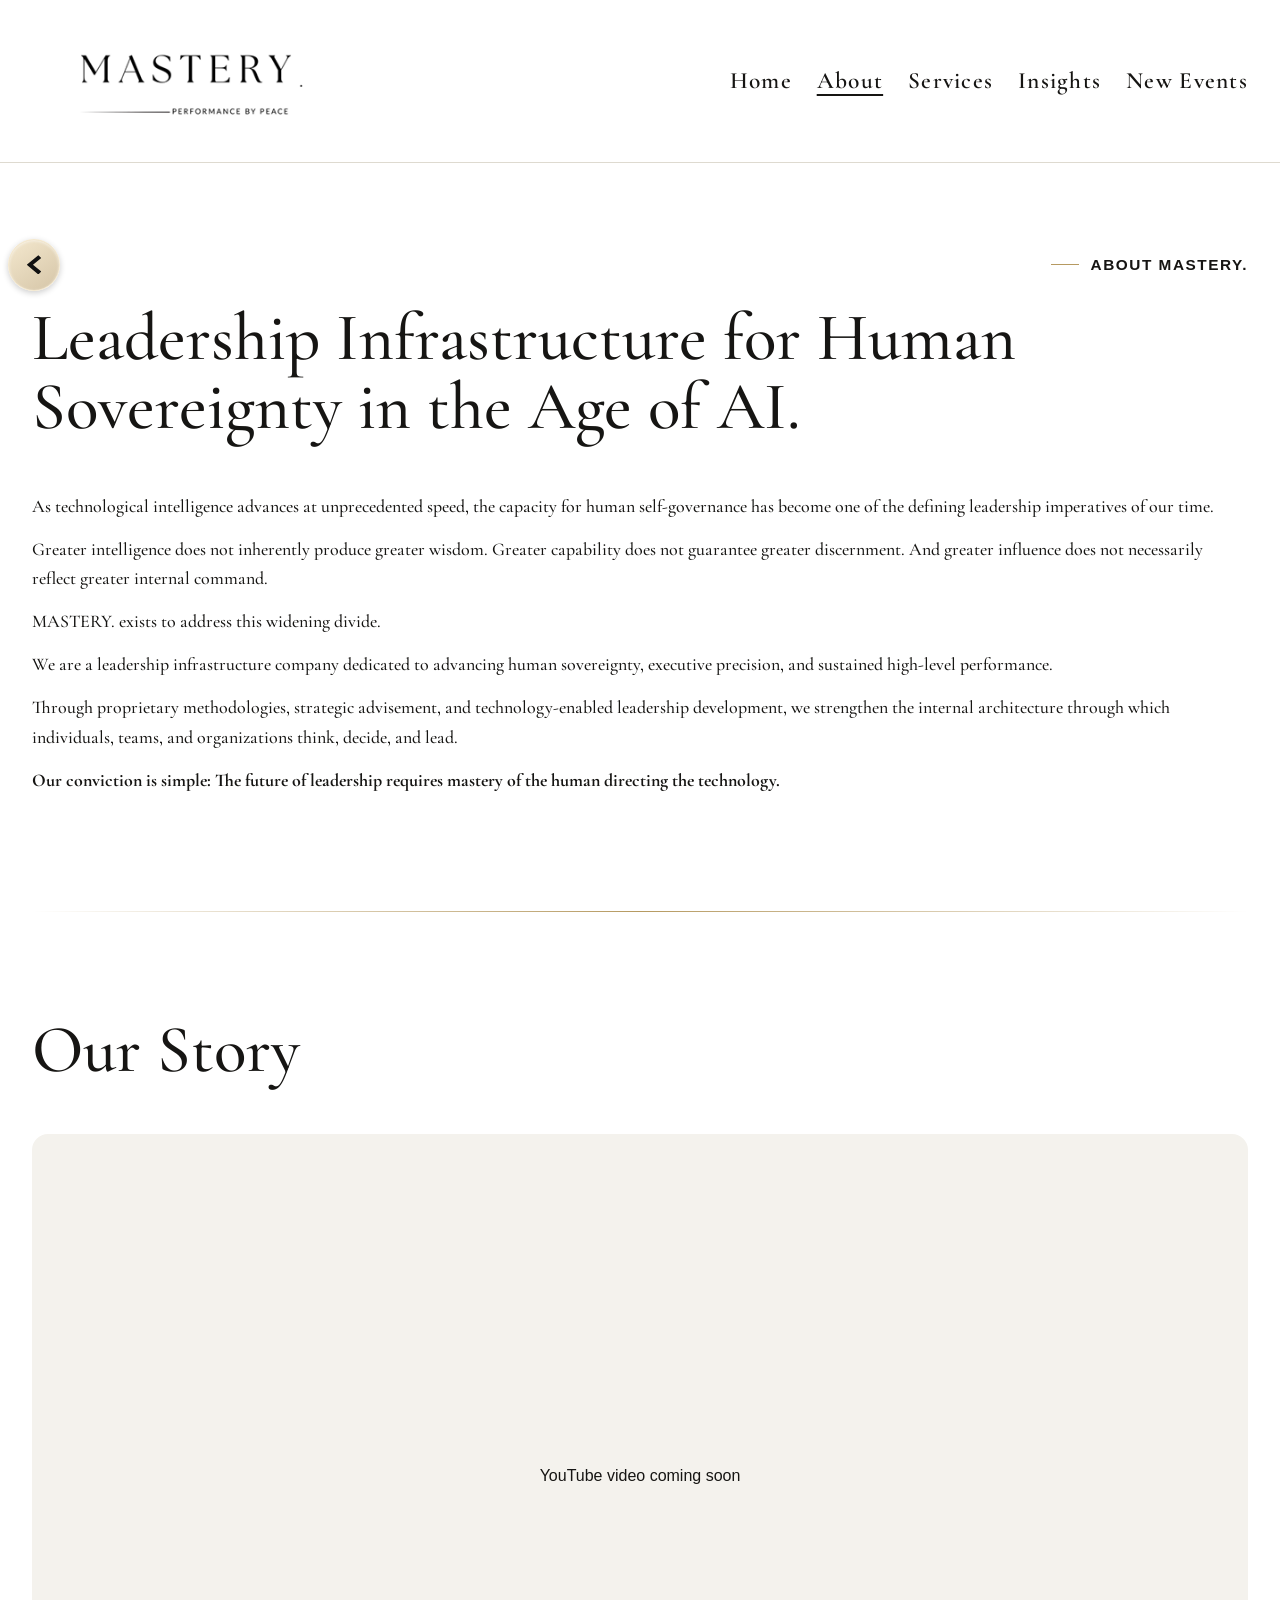
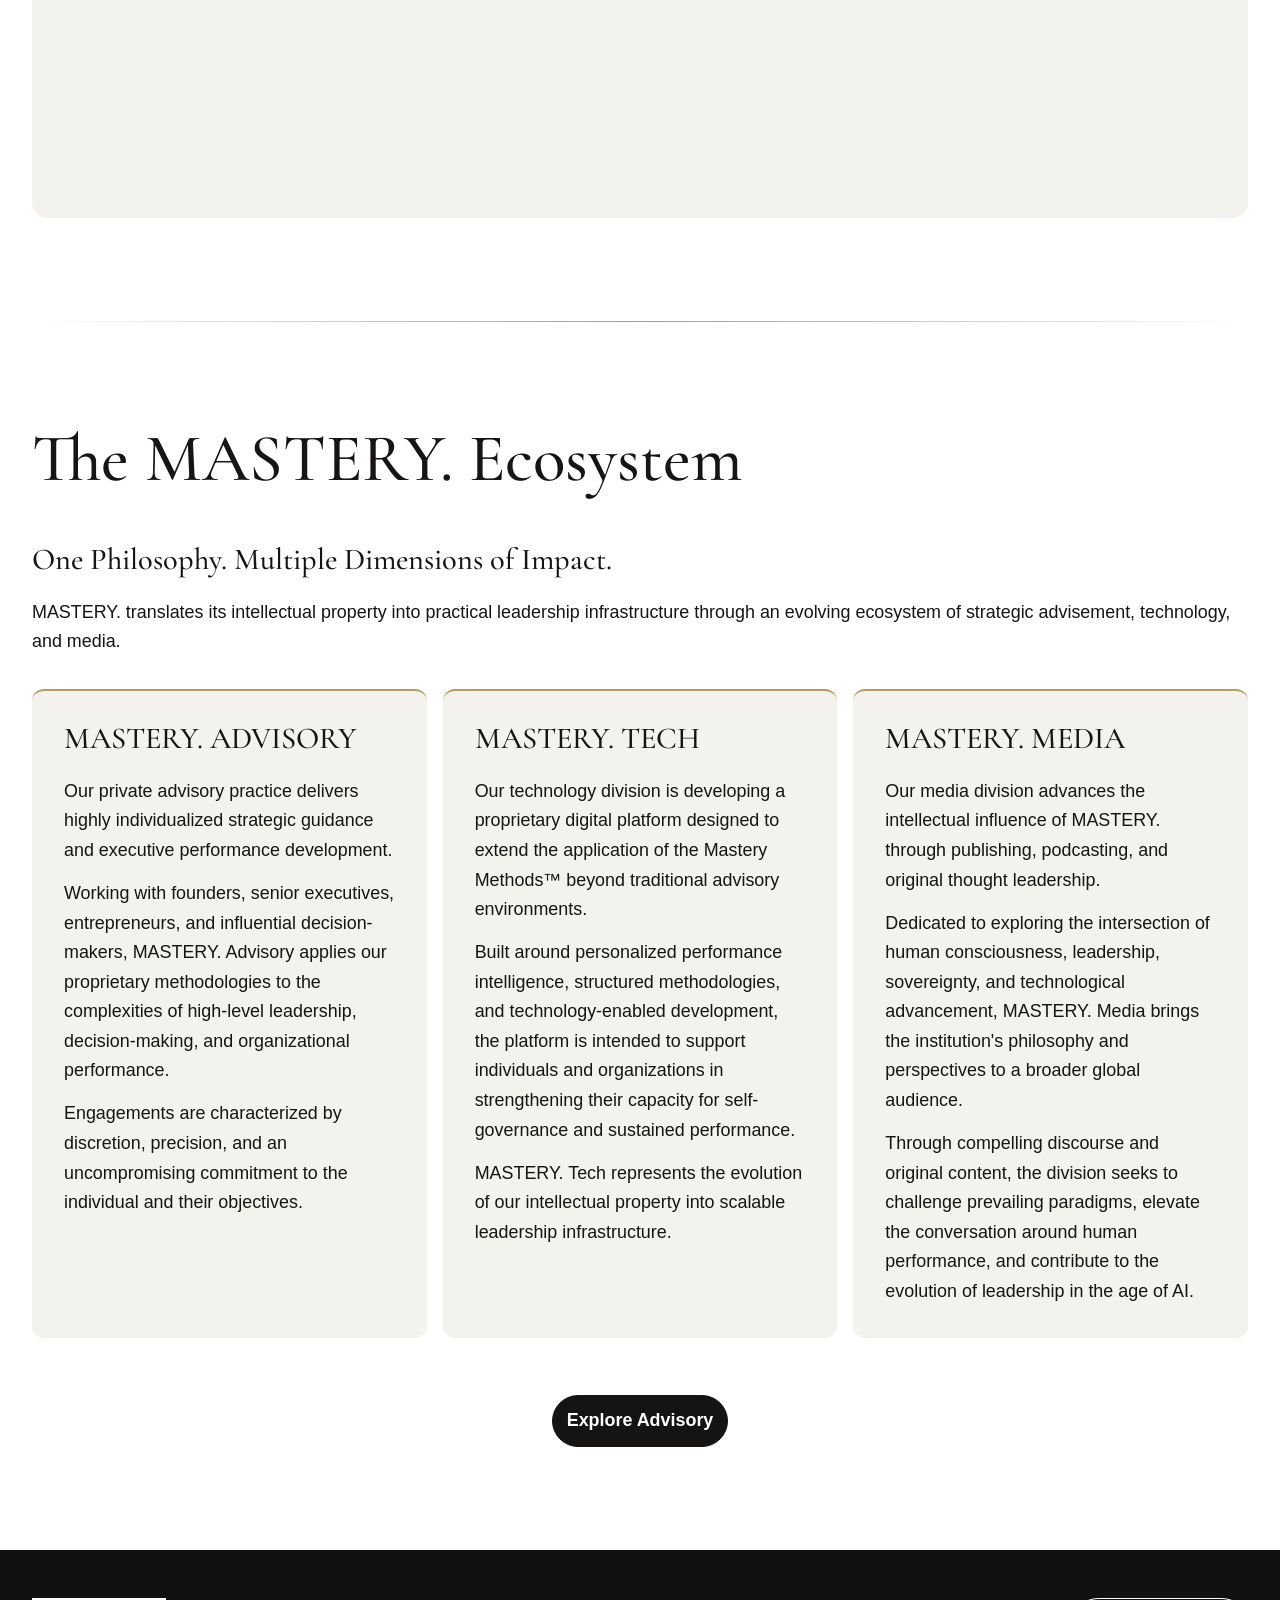
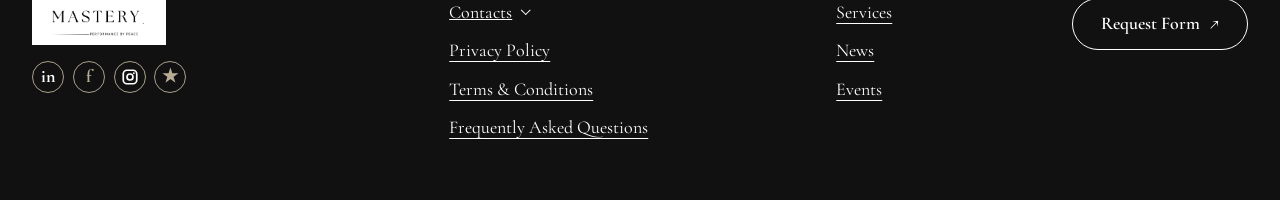
<file: about.html>
<!doctype html>
<html lang="en">
<head>
  <meta charset="utf-8">
  <meta name="viewport" content="width=device-width, initial-scale=1">
  <link rel="icon" type="image/png" href="assets/favicon.png">
  <link rel="stylesheet" href="style.css?v=cc2b03a">
  <script src="site.js" defer></script>
  <title>Leadership Infrastructure for Human Sovereignty in the Age of AI. | MASTERY.</title>
  <style>
    .about-title { font-size: clamp(2.17rem, 5.25vw, 4.9rem); }
    @media (max-width: 42rem) {
      .about-title { font-size: clamp(1.75rem, 5.95vw, 2.45rem); }
    }
    .story-video-placeholder {
      display: grid;
      place-items: center;
      aspect-ratio: 16 / 9;
      padding: 1rem;
      background: var(--wash);
      border-radius: 1rem;
      text-align: center;
    }
    .about-label {
      display: flex;
      align-items: center;
      gap: .75rem;
      font-size: .96rem;
    }
    .about-label::before {
      content: "";
      width: 1.75rem;
      height: 1px;
      background: var(--gold);
    }
    .about-divider {
      height: 1px;
      margin-block: 0;
      border: 0;
      background: linear-gradient(90deg, transparent, var(--gold), transparent);
    }
    .ecosystem-content { max-width: none; }
    .ecosystem-grid {
      display: grid;
      grid-template-columns: repeat(3, minmax(0, 1fr));
      gap: 1rem;
      margin-top: 2rem;
    }
    .ecosystem-grid article {
      padding: clamp(1rem, 2.5vw, 2rem);
      border-top: 2px solid var(--gold);
      border-radius: .75rem;
      background: var(--wash);
    }
    .ecosystem-grid article > :last-child { margin-bottom: 0; }
    @media (max-width: 54rem) {
      .ecosystem-grid { grid-template-columns: 1fr; }
    }
  </style>
</head>
<body>
  <a class="skip" href="#main">Skip to content</a>
  <header><div class="header-inner wrap"><a href="index.html" class="brand"><img src="assets/logo.png" width="363" height="127" alt="MASTERY. Performance by Peace"></a><nav aria-label="Main navigation"><a href="index.html">Home</a><a href="about.html" aria-current="page">About</a><a href="advisory.html">Services</a><a href="insights.html">Insights</a><a href="events.html">New Events</a></nav></div></header>
  <div class="page-back-row wrap with-page-label" style="padding-block-start: clamp(0px, calc(clamp(3.5rem, 8vw, 7rem) - 4cm), 2cm)"><a class="page-back" href="index.html" aria-label="Back"></a><p class="page-opening-label">About MASTERY.</p></div>
  <main id="main"><article class="intro wrap" style="padding-block-start: max(0px, calc(clamp(3.5rem, 8vw, 7rem) - 6cm))"><h1 class="about-title" style="max-width: none">Leadership Infrastructure for Human Sovereignty in the Age of AI.</h1><div class="prose" style="max-width: none">
<p>As technological intelligence advances at unprecedented speed, the capacity for human self-governance has become one of the defining leadership imperatives of our time.</p>
<p>Greater intelligence does not inherently produce greater wisdom. Greater capability does not guarantee greater discernment. And greater influence does not necessarily reflect greater internal command.</p>
<p>MASTERY. exists to address this widening divide.</p>
<p>We are a leadership infrastructure company dedicated to advancing human sovereignty, executive precision, and sustained high-level performance.</p>
<p>Through proprietary methodologies, strategic advisement, and technology-enabled leadership development, we strengthen the internal architecture through which individuals, teams, and organizations think, decide, and lead.</p>
<p><strong>Our conviction is simple: The future of leadership requires mastery of the human directing the technology.</strong></p></div></article>
  <hr class="about-divider wrap" aria-hidden="true">
  <section class="section wrap" id="our-story" aria-labelledby="our-story-title">
  <h2 id="our-story-title" class="about-title">Our Story</h2>
  <div class="story-video-placeholder">YouTube video coming soon</div>
</section>
  <hr class="about-divider wrap" aria-hidden="true">
<section class="section wrap" id="ecosystem" aria-labelledby="ecosystem-title">
  <h2 id="ecosystem-title" class="about-title">The MASTERY. Ecosystem</h2>
  <h3>One Philosophy. Multiple Dimensions of Impact.</h3>
  <div class="prose ecosystem-content">
    <p>MASTERY. translates its intellectual property into practical leadership infrastructure through an evolving ecosystem of strategic advisement, technology, and media.</p>
    <div class="ecosystem-grid">
      <article>
        <h3>MASTERY. ADVISORY</h3>
        <p>Our private advisory practice delivers highly individualized strategic guidance and executive performance development.</p>
        <p>Working with founders, senior executives, entrepreneurs, and influential decision-makers, MASTERY. Advisory applies our proprietary methodologies to the complexities of high-level leadership, decision-making, and organizational performance.</p>
        <p>Engagements are characterized by discretion, precision, and an uncompromising commitment to the individual and their objectives.</p>
      </article>
      <article>
        <h3>MASTERY. TECH</h3>
        <p>Our technology division is developing a proprietary digital platform designed to extend the application of the Mastery Methods™ beyond traditional advisory environments.</p>
        <p>Built around personalized performance intelligence, structured methodologies, and technology-enabled development, the platform is intended to support individuals and organizations in strengthening their capacity for self-governance and sustained performance.</p>
        <p>MASTERY. Tech represents the evolution of our intellectual property into scalable leadership infrastructure.</p>
      </article>
      <article>
        <h3>MASTERY. MEDIA</h3>
        <p>Our media division advances the intellectual influence of MASTERY. through publishing, podcasting, and original thought leadership.</p>
        <p>Dedicated to exploring the intersection of human consciousness, leadership, sovereignty, and technological advancement, MASTERY. Media brings the institution's philosophy and perspectives to a broader global audience.</p>
        <p>Through compelling discourse and original content, the division seeks to challenge prevailing paradigms, elevate the conversation around human performance, and contribute to the evolution of leadership in the age of AI.</p>
      </article>
    </div>
  </div>
  <p style="margin: 1.5cm 0 0; display: flex; justify-content: center"><a class="button dark" href="advisory.html">Explore Advisory</a></p>
</section>
</main>
  <footer><div class="footer-grid wrap"><div><a href="index.html" class="brand"><img src="assets/logo.png" width="363" height="127" alt="MASTERY. Performance by Peace"></a><div class="socials"><a href="https://www.linkedin.com/in/gracebalev/" aria-label="LinkedIn">in</a><span title="Facebook profile pending" aria-label="Facebook profile pending">f</span><a href="https://www.instagram.com/gracebalev/" aria-label="Instagram"><svg width="18" height="18" viewBox="0 0 24 24" fill="none" aria-hidden="true" focusable="false"><rect x="3" y="3" width="18" height="18" rx="5" stroke="currentColor" stroke-width="2.25"/><circle cx="12" cy="12" r="4" stroke="currentColor" stroke-width="2.25"/><circle cx="17.1" cy="6.9" r="1.2" fill="currentColor"/></svg></a><span title="Trustpilot profile pending" aria-label="Trustpilot profile pending">★</span></div></div><div><details class="footer-contacts"><summary>Contacts</summary><div class="contact-dropdown"><address>Grace Balev<br><a href="mailto:grace@themasterycompany.com">grace@themasterycompany.com</a><br>Passatge de la Concepcio, 11, 201<br>Barcelona, 08008</address></div></details><a href="privacy.html">Privacy Policy</a><a href="terms.html">Terms &amp; Conditions</a><a href="index.html#faq">Frequently Asked Questions</a></div><div><a href="advisory.html">Services</a><a href="insights.html#news">News</a><a href="events.html">Events</a></div><div><a class="button" href="request.html">Request Form <span aria-hidden="true">↗</span></a></div></div></footer>
  
</body>
</html>
</file>
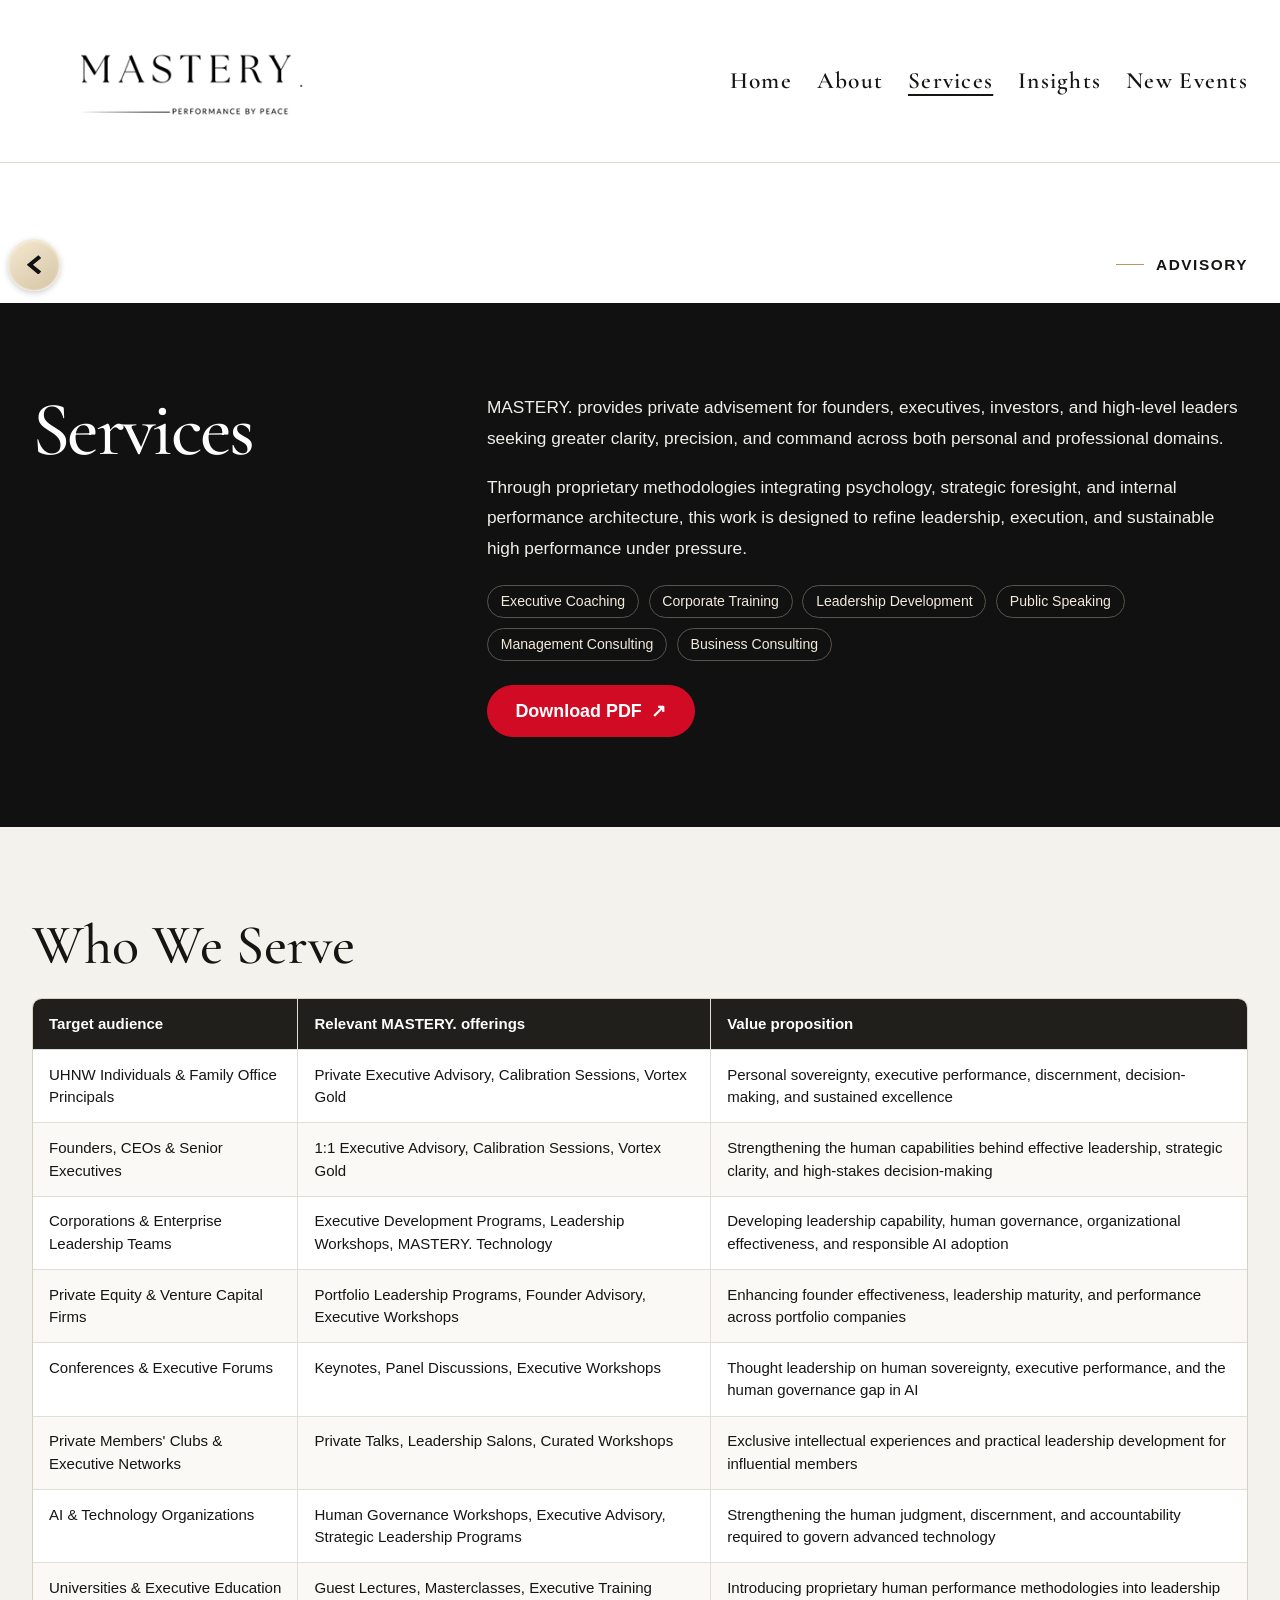
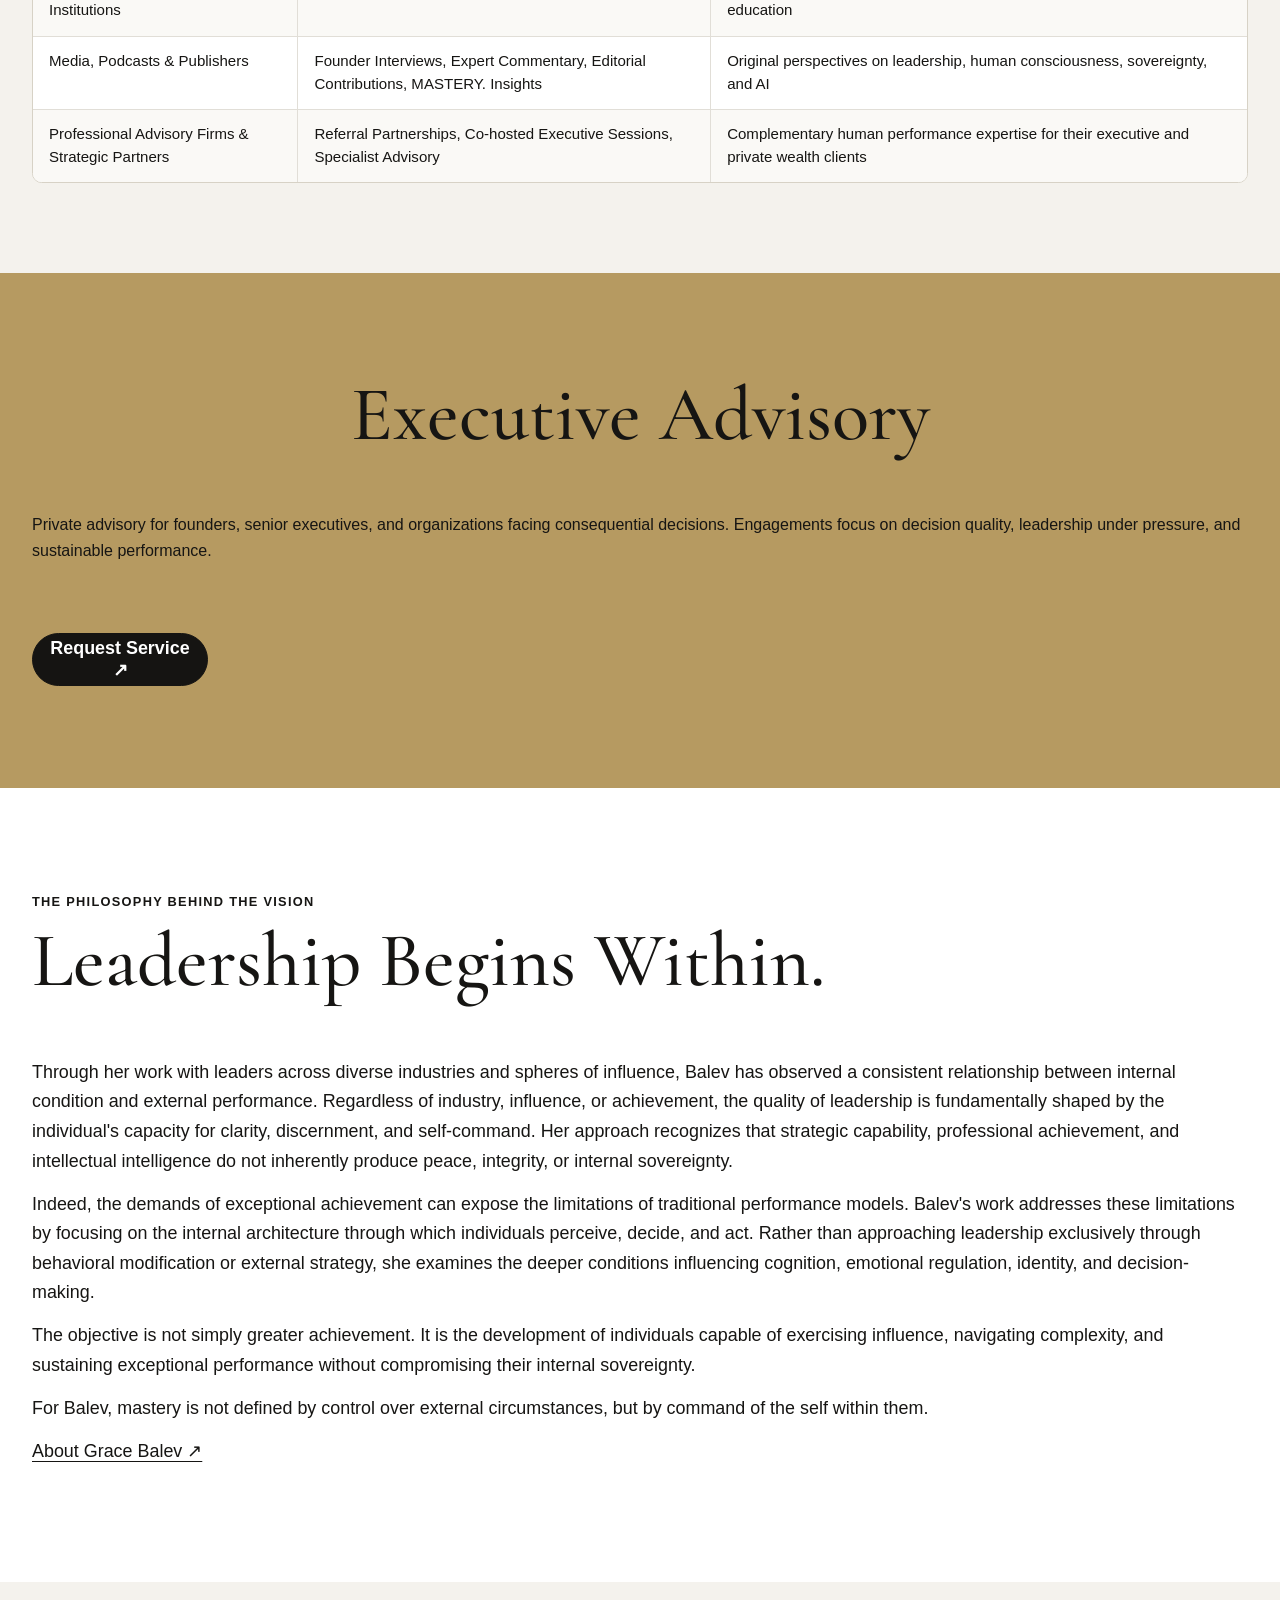
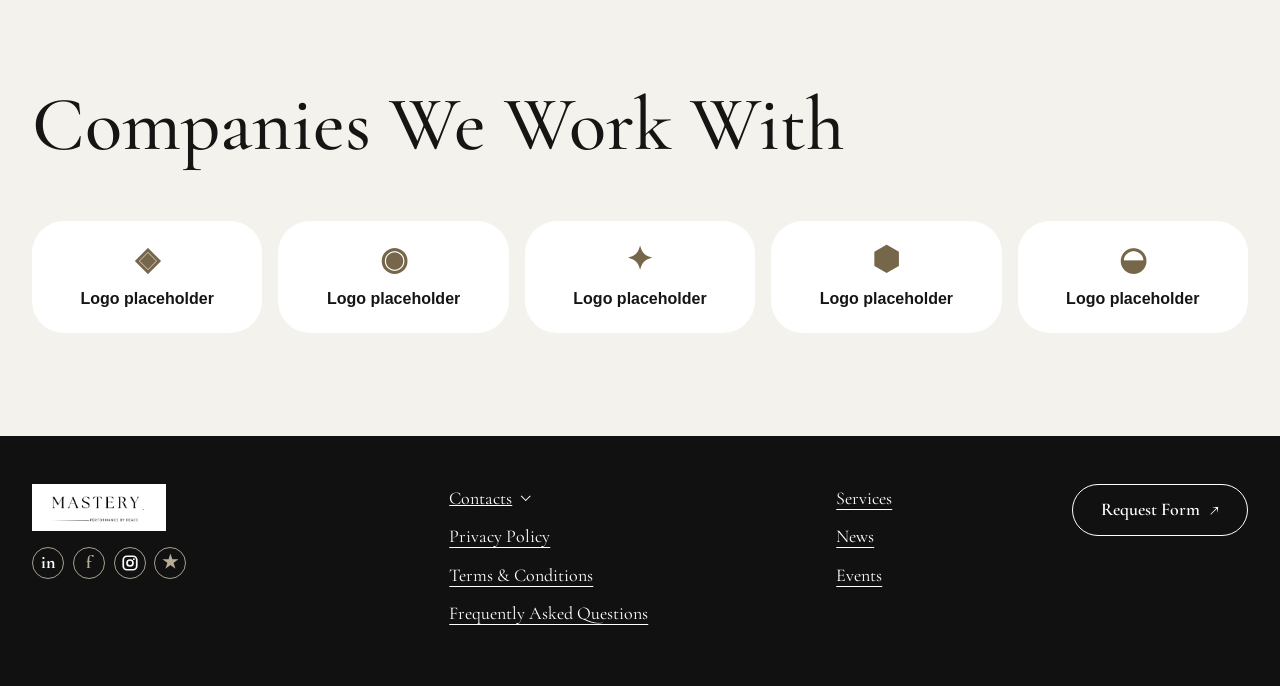
<file: advisory.html>
<!doctype html>
<html lang="en">
<head>
  <meta charset="utf-8">
  <meta name="viewport" content="width=device-width, initial-scale=1">
  <link rel="icon" type="image/png" href="assets/favicon.png">
  <link rel="stylesheet" href="style.css?v=cc2b03a">
  <script src="site.js" defer></script>
  <style>
    .page-opening .prose, #leadership-philosophy .prose { max-width:none; }
    .services-overview { background:#111; color:#fff; padding-block:clamp(3.5rem,7vw,6rem); }
    .services-overview-grid { display:grid; grid-template-columns:minmax(13rem,.72fr) minmax(0,1.5fr); gap:clamp(2rem,7vw,7rem); align-items:start; }
    .services-overview h1 { margin:0; font:500 clamp(3rem,6vw,5.5rem)/1 var(--serif); letter-spacing:-.035em; }
    .services-copy { max-width:60rem; color:#f0eee9; font-size:clamp(1rem,1.35vw,1.18rem); line-height:1.75; }
    .services-copy p { margin-bottom:1.2rem; }
    .service-tags { display:flex; flex-wrap:wrap; gap:.6rem; margin:1.4rem 0 0; padding:0; list-style:none; }
    .service-tags li { border:1px solid #5a554b; border-radius:2rem; padding:.38rem .8rem; color:#f2eadb; font-size:.88rem; line-height:1.35; }
    .download-brief-actions { margin-top:1.5rem; }
    .download-brief-button { background:#d10b24; border-color:#d10b24; color:#fff; min-width:13rem; }
    .download-brief-button:hover { background:#ad071c; border-color:#ad071c; color:#fff; }
    .download-brief-panel { max-width:36rem; margin-top:1.25rem; padding:clamp(1.2rem,3vw,1.7rem); border-radius:.4rem; background:#fff; color:#161513; box-shadow:0 .75rem 2rem rgb(0 0 0 / 18%); }
    .download-brief-panel[hidden] { display:none; }
    .download-brief-panel h2 { margin:0 0 .35rem; font:600 1.45rem/1.2 var(--sans); }
    .download-brief-panel > p { margin-bottom:1rem; color:#555; font-size:.93rem; }
    .download-brief-form { display:grid; gap:.8rem; max-width:none; }
    .download-brief-form label { display:grid; gap:.25rem; color:#282622; font-size:.88rem; font-weight:600; }
    .download-brief-form input { min-height:2.8rem; border:1px solid #cfcac0; border-radius:.2rem; padding:.65rem .75rem; background:#fff; color:#161513; font:400 1rem/1.4 var(--sans); }
    .download-brief-submit { justify-self:stretch; min-height:3rem; border:0; border-radius:.2rem; background:#d10b24; color:#fff; font:700 .98rem/1.2 var(--sans); cursor:pointer; }
    .download-brief-submit:hover { background:#ad071c; }
    .download-brief-submit:disabled { cursor:wait; opacity:.7; }
    .download-brief-status { min-height:1.3em; margin:0; color:#333; font-size:.88rem; }
    .download-brief-status[data-state="success"] { color:#176b36; }
    .download-brief-status[data-state="error"] { color:#a2081c; }
    .download-brief-privacy { margin:.8rem 0 0; color:#62605b; font-size:.78rem; line-height:1.45; }
    .download-brief-honeypot { position:absolute!important; left:-10000px!important; width:1px!important; height:1px!important; overflow:hidden!important; }
    .service-matrix-section { padding-block:clamp(3.5rem,7vw,6rem); background:var(--wash); }
    .service-matrix-section h2 { margin-bottom:1.5rem; font-size:clamp(2.2rem,4.5vw,3.5rem); }
    .service-table-scroll { overflow-x:auto; border:1px solid #d7d2c6; border-radius:.6rem; background:#fff; -webkit-overflow-scrolling:touch; }
    .service-matrix { width:100%; min-width:62rem; border-collapse:collapse; font-size:.94rem; line-height:1.5; }
    .service-matrix th,.service-matrix td { padding:.85rem 1rem; border-bottom:1px solid #e1ded7; border-right:1px solid #e1ded7; text-align:left; vertical-align:top; }
    .service-matrix th:last-child,.service-matrix td:last-child { border-right:0; }
    .service-matrix thead th { background:#211f1b; color:#fff; font-weight:600; }
    .service-matrix tbody tr:last-child td { border-bottom:0; }
    .service-matrix tbody tr:nth-child(even) { background:#faf9f6; }
    @media(max-width:48rem) {
      .services-overview-grid { grid-template-columns:1fr; gap:1.5rem; }
      .services-overview h1 { font-size:clamp(2.8rem,12vw,4.25rem); }
      .service-matrix { font-size:.88rem; }
      .service-matrix th,.service-matrix td { padding:.7rem .75rem; }
    }
  </style>

  <title>Executive Advisory | MASTERY.</title>
</head>
<body>
  <a class="skip" href="#main">Skip to content</a>
  <header><div class="header-inner wrap"><a href="index.html" class="brand"><img src="assets/logo.png" width="363" height="127" alt="MASTERY. Performance by Peace"></a><nav aria-label="Main navigation"><a href="index.html">Home</a><a href="about.html">About</a><a href="advisory.html" aria-current="page">Services</a><a href="insights.html">Insights</a><a href="events.html">New Events</a></nav></div></header>
  <div class="page-back-row wrap with-page-label page-opening-back"><a class="page-back" href="index.html" aria-label="Back"></a><p class="page-opening-label">Advisory</p></div>
  <main id="main">
    <section class="services-overview" aria-labelledby="services-title">
      <div class="services-overview-grid wrap">
        <h1 id="services-title">Services</h1>
        <div>
          <div class="services-copy">
            <p>MASTERY. provides private advisement for founders, executives, investors, and high-level leaders seeking greater clarity, precision, and command across both personal and professional domains.</p>
            <p>Through proprietary methodologies integrating psychology, strategic foresight, and internal performance architecture, this work is designed to refine leadership, execution, and sustainable high performance under pressure.</p>
          </div>
          <ul class="service-tags" aria-label="Service categories">
            <li>Executive Coaching</li><li>Corporate Training</li><li>Leadership Development</li><li>Public Speaking</li><li>Management Consulting</li><li>Business Consulting</li>
          </ul>
          <div class="download-brief-actions">
            <button class="button download-brief-button" id="download-brief-toggle" type="button" aria-expanded="false" aria-controls="download-brief-panel">Download PDF <span aria-hidden="true">↗</span></button>
          </div>
          <section class="download-brief-panel" id="download-brief-panel" aria-labelledby="download-brief-title" hidden>
            <h2 id="download-brief-title">Get the executive brief</h2>
            <p>Enter your details and we will email you the MASTERY. Executive Brief PDF.</p>
            <form class="download-brief-form" id="executive-brief-form" method="post" accept-charset="UTF-8">
              <input type="hidden" name="source" value="Services PDF">
              <input type="hidden" name="pageUrl">
              <input type="hidden" name="referrer">
              <input type="hidden" name="responseToken">
              <label>Full name<input name="name" autocomplete="name" placeholder="Your name" required maxlength="200"></label>
              <label>Email address<input name="email" type="email" autocomplete="email" placeholder="Your work email" required maxlength="320"></label>
              <label>Company<input name="company" autocomplete="organization" placeholder="Company name" required maxlength="200"></label>
              <label class="download-brief-honeypot" aria-hidden="true">Leave this field empty<input name="website" tabindex="-1" autocomplete="off"></label>
              <button class="download-brief-submit" type="submit">Email me the PDF</button>
              <p class="download-brief-status" id="download-brief-status" role="status" aria-live="polite"></p>
            </form>
            <p class="download-brief-privacy">We will use your details to deliver the PDF and respond to your request. <a href="privacy.html">Read our Privacy Policy</a>.</p>
            <iframe name="lead-response-frame" title="PDF request response" hidden></iframe>
          </section>
        </div>
      </div>
    </section>
    <section class="service-matrix-section" aria-labelledby="service-matrix-title">
      <div class="wrap">
        <h2 id="service-matrix-title">Who We Serve</h2>
        <div class="service-table-scroll" tabindex="0" role="region" aria-label="Services, target audiences, and value propositions. Scroll horizontally to see all columns.">
          <table class="service-matrix">
            <thead><tr><th scope="col">Target audience</th><th scope="col">Relevant MASTERY. offerings</th><th scope="col">Value proposition</th></tr></thead>
            <tbody>
              <tr><td>UHNW Individuals &amp; Family Office Principals</td><td>Private Executive Advisory, Calibration Sessions, Vortex Gold</td><td>Personal sovereignty, executive performance, discernment, decision-making, and sustained excellence</td></tr>
              <tr><td>Founders, CEOs &amp; Senior Executives</td><td>1:1 Executive Advisory, Calibration Sessions, Vortex Gold</td><td>Strengthening the human capabilities behind effective leadership, strategic clarity, and high-stakes decision-making</td></tr>
              <tr><td>Corporations &amp; Enterprise Leadership Teams</td><td>Executive Development Programs, Leadership Workshops, MASTERY. Technology</td><td>Developing leadership capability, human governance, organizational effectiveness, and responsible AI adoption</td></tr>
              <tr><td>Private Equity &amp; Venture Capital Firms</td><td>Portfolio Leadership Programs, Founder Advisory, Executive Workshops</td><td>Enhancing founder effectiveness, leadership maturity, and performance across portfolio companies</td></tr>
              <tr><td>Conferences &amp; Executive Forums</td><td>Keynotes, Panel Discussions, Executive Workshops</td><td>Thought leadership on human sovereignty, executive performance, and the human governance gap in AI</td></tr>
              <tr><td>Private Members' Clubs &amp; Executive Networks</td><td>Private Talks, Leadership Salons, Curated Workshops</td><td>Exclusive intellectual experiences and practical leadership development for influential members</td></tr>
              <tr><td>AI &amp; Technology Organizations</td><td>Human Governance Workshops, Executive Advisory, Strategic Leadership Programs</td><td>Strengthening the human judgment, discernment, and accountability required to govern advanced technology</td></tr>
              <tr><td>Universities &amp; Executive Education Institutions</td><td>Guest Lectures, Masterclasses, Executive Training</td><td>Introducing proprietary human performance methodologies into leadership education</td></tr>
              <tr><td>Media, Podcasts &amp; Publishers</td><td>Founder Interviews, Expert Commentary, Editorial Contributions, MASTERY. Insights</td><td>Original perspectives on leadership, human consciousness, sovereignty, and AI</td></tr>
              <tr><td>Professional Advisory Firms &amp; Strategic Partners</td><td>Referral Partnerships, Co-hosted Executive Sessions, Specialist Advisory</td><td>Complementary human performance expertise for their executive and private wealth clients</td></tr>
            </tbody>
          </table>
        </div>
      </div>
    </section>
<section class="section" aria-labelledby="executive-advisory-title" style="background:var(--gold); color:var(--ink)">
  <div class="wrap">
    <h2 id="executive-advisory-title" style="text-align:center">Executive Advisory</h2>
    <p>Private advisory for founders, senior executives, and organizations facing consequential decisions. Engagements focus on decision quality, leadership under pressure, and sustainable performance.</p>
    <a class="button dark" href="request.html" style="margin-top: 1.5cm">Request Service ↗</a>
  </div>
</section><section class="section wrap" id="leadership-philosophy"><div class="prose"><p class="eyebrow">The Philosophy Behind the Vision</p>
<h2>Leadership Begins Within.</h2>
<p>Through her work with leaders across diverse industries and spheres of influence, Balev has observed a consistent relationship between internal condition and external performance. Regardless of industry, influence, or achievement, the quality of leadership is fundamentally shaped by the individual's capacity for clarity, discernment, and self-command. Her approach recognizes that strategic capability, professional achievement, and intellectual intelligence do not inherently produce peace, integrity, or internal sovereignty.</p>
<p>Indeed, the demands of exceptional achievement can expose the limitations of traditional performance models. Balev's work addresses these limitations by focusing on the internal architecture through which individuals perceive, decide, and act. Rather than approaching leadership exclusively through behavioral modification or external strategy, she examines the deeper conditions influencing cognition, emotional regulation, identity, and decision-making.</p>
<p>The objective is not simply greater achievement. It is the development of individuals capable of exercising influence, navigating complexity, and sustaining exceptional performance without compromising their internal sovereignty.</p>
<p>For Balev, mastery is not defined by control over external circumstances, but by command of the self within them.</p>
<p><a href="about.html#our-story">About Grace Balev ↗</a></p></div></section><section class="section wash"><div class="wrap"><h2>Companies We Work With</h2><div class="clients logo-placeholders"><div><span aria-hidden="true">◈</span>Logo placeholder</div><div><span aria-hidden="true">◉</span>Logo placeholder</div><div><span aria-hidden="true">✦</span>Logo placeholder</div><div><span aria-hidden="true">⬢</span>Logo placeholder</div><div><span aria-hidden="true">◒</span>Logo placeholder</div></div></div></section></main>
  <footer><div class="footer-grid wrap"><div><a href="index.html" class="brand"><img src="assets/logo.png" width="363" height="127" alt="MASTERY. Performance by Peace"></a><div class="socials"><a href="https://www.linkedin.com/in/gracebalev/" aria-label="LinkedIn">in</a><span title="Facebook profile pending" aria-label="Facebook profile pending">f</span><a href="https://www.instagram.com/gracebalev/" aria-label="Instagram"><svg width="18" height="18" viewBox="0 0 24 24" fill="none" aria-hidden="true" focusable="false"><rect x="3" y="3" width="18" height="18" rx="5" stroke="currentColor" stroke-width="2.25"/><circle cx="12" cy="12" r="4" stroke="currentColor" stroke-width="2.25"/><circle cx="17.1" cy="6.9" r="1.2" fill="currentColor"/></svg></a><span title="Trustpilot profile pending" aria-label="Trustpilot profile pending">★</span></div></div><div><details class="footer-contacts"><summary>Contacts</summary><div class="contact-dropdown"><address>Grace Balev<br><a href="mailto:grace@themasterycompany.com">grace@themasterycompany.com</a><br>Passatge de la Concepcio, 11, 201<br>Barcelona, 08008</address></div></details><a href="privacy.html">Privacy Policy</a><a href="terms.html">Terms &amp; Conditions</a><a href="index.html#faq">Frequently Asked Questions</a></div><div><a href="advisory.html">Services</a><a href="insights.html#news">News</a><a href="events.html">Events</a></div><div><a class="button" href="request.html">Request Form <span aria-hidden="true">↗</span></a></div></div></footer>
  
</body>
</html>
</file>
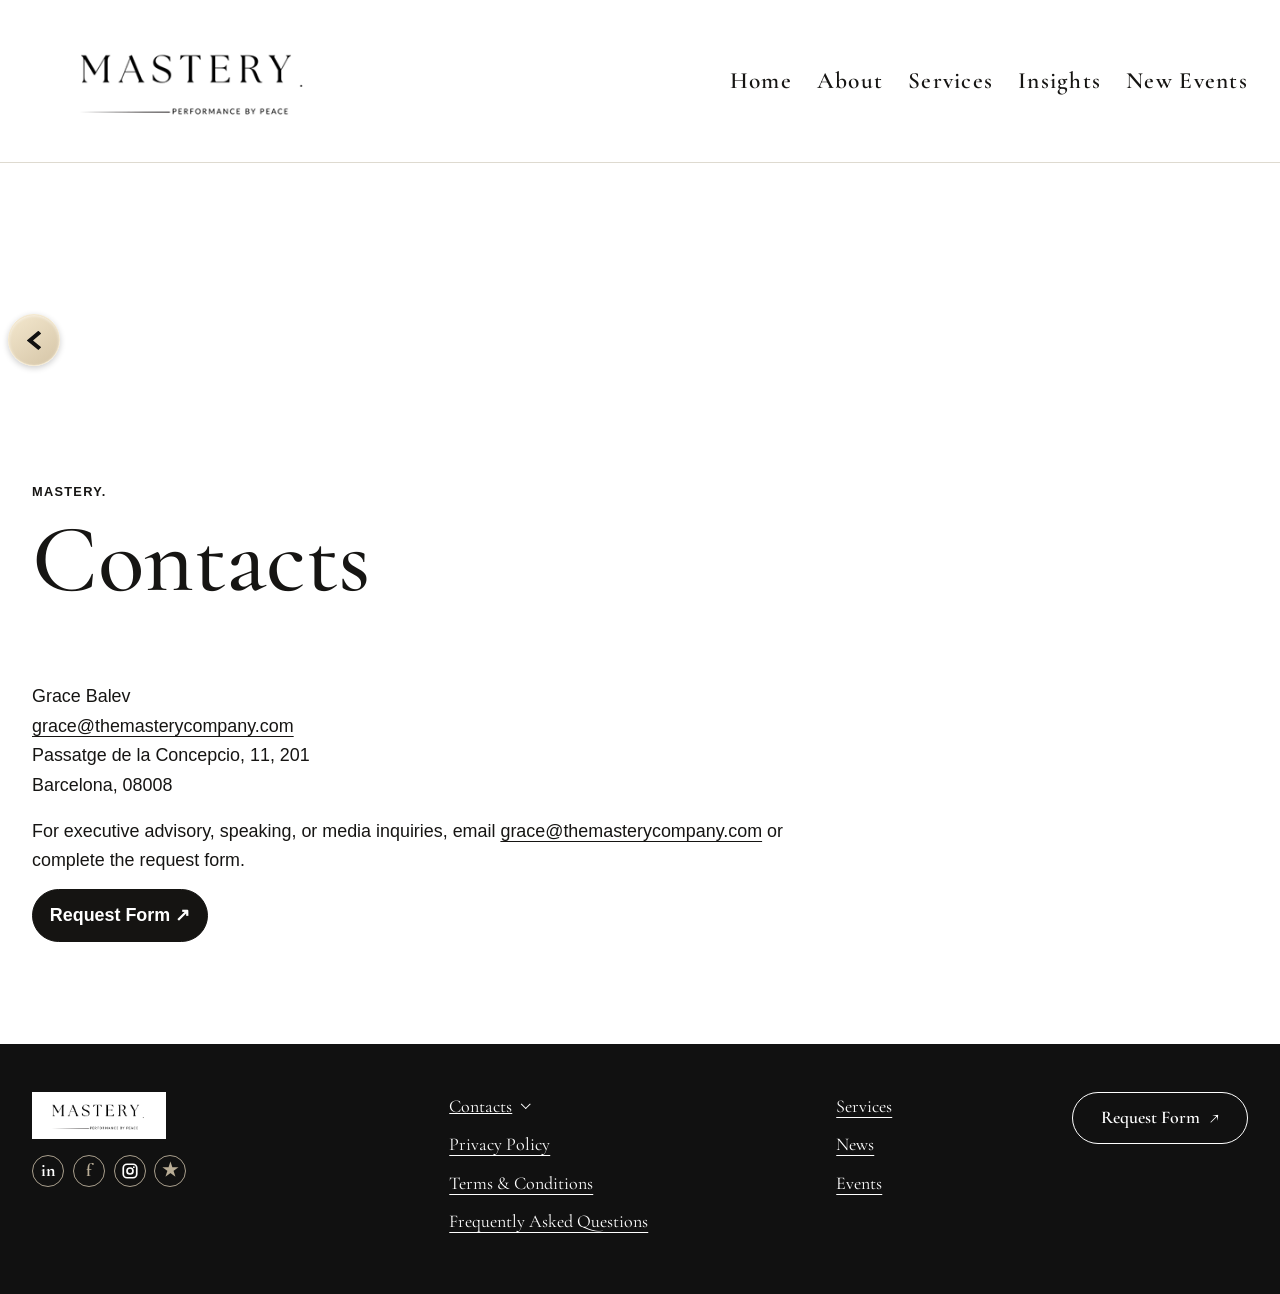
<file: contacts.html>
<!doctype html>
<html lang="en">
<head>
  <meta charset="utf-8">
  <meta name="viewport" content="width=device-width, initial-scale=1">
  <link rel="icon" type="image/png" href="assets/favicon.png">
  <link rel="stylesheet" href="style.css?v=cc2b03a">
  <script src="site.js" defer></script>
  <title>Contacts | MASTERY.</title>
</head>
<body>
  <a class="skip" href="#main">Skip to content</a>
  <header><div class="header-inner wrap"><a href="index.html" class="brand"><img src="assets/logo.png" width="363" height="127" alt="MASTERY. Performance by Peace"></a><nav aria-label="Main navigation"><a href="index.html">Home</a><a href="about.html">About</a><a href="advisory.html">Services</a><a href="insights.html">Insights</a><a href="events.html">New Events</a></nav></div></header>
  <div class="page-back-row wrap"><a class="page-back" href="index.html" aria-label="Back"></a></div>
  <main id="main"><article class="page wrap"><p class="eyebrow">MASTERY.</p><h1>Contacts</h1><div class="prose"><address>Grace Balev<br><a href="mailto:grace@themasterycompany.com">grace@themasterycompany.com</a><br>Passatge de la Concepcio, 11, 201<br>Barcelona, 08008</address><p>For executive advisory, speaking, or media inquiries, email <a href="mailto:grace@themasterycompany.com">grace@themasterycompany.com</a> or complete the request form.</p><a class="button dark" href="request.html">Request Form ↗</a></div></article></main>
  <footer><div class="footer-grid wrap"><div><a href="index.html" class="brand"><img src="assets/logo.png" width="363" height="127" alt="MASTERY. Performance by Peace"></a><div class="socials"><a href="https://www.linkedin.com/in/gracebalev/" aria-label="LinkedIn">in</a><span title="Facebook profile pending" aria-label="Facebook profile pending">f</span><a href="https://www.instagram.com/gracebalev/" aria-label="Instagram"><svg width="18" height="18" viewBox="0 0 24 24" fill="none" aria-hidden="true" focusable="false"><rect x="3" y="3" width="18" height="18" rx="5" stroke="currentColor" stroke-width="2.25"/><circle cx="12" cy="12" r="4" stroke="currentColor" stroke-width="2.25"/><circle cx="17.1" cy="6.9" r="1.2" fill="currentColor"/></svg></a><span title="Trustpilot profile pending" aria-label="Trustpilot profile pending">★</span></div></div><div><details class="footer-contacts"><summary>Contacts</summary><div class="contact-dropdown"><address>Grace Balev<br><a href="mailto:grace@themasterycompany.com">grace@themasterycompany.com</a><br>Passatge de la Concepcio, 11, 201<br>Barcelona, 08008</address></div></details><a href="privacy.html">Privacy Policy</a><a href="terms.html">Terms &amp; Conditions</a><a href="index.html#faq">Frequently Asked Questions</a></div><div><a href="advisory.html">Services</a><a href="insights.html#news">News</a><a href="events.html">Events</a></div><div><a class="button" href="request.html">Request Form <span aria-hidden="true">↗</span></a></div></div></footer>
  
</body>
</html>
</file>
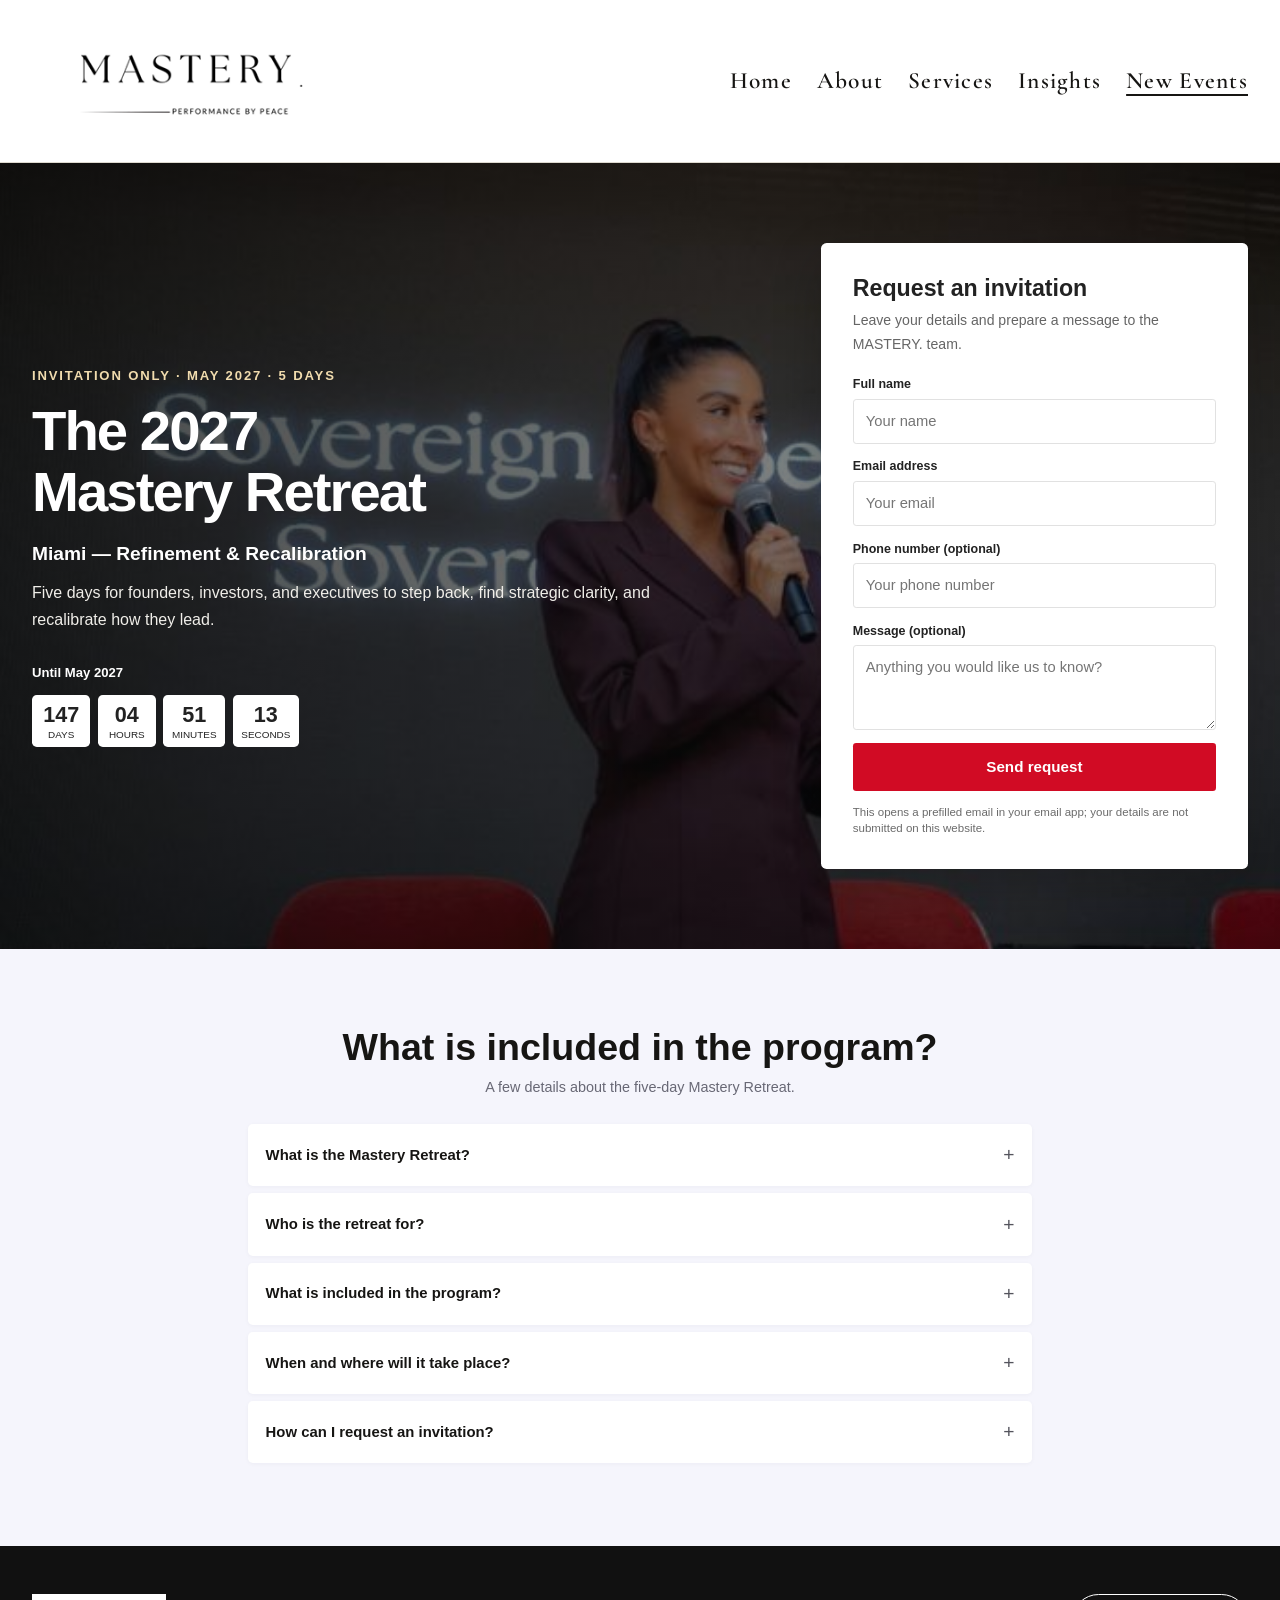
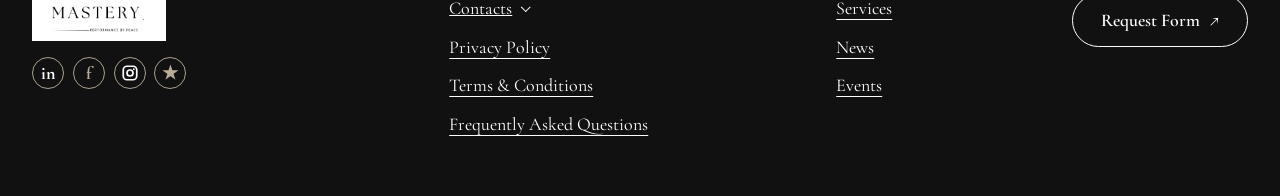
<file: events.html>
<!doctype html>
<html lang="en">
<head>
  <meta charset="utf-8">
  <meta name="viewport" content="width=device-width, initial-scale=1">
  <link rel="icon" type="image/png" href="assets/favicon.png">
  <link rel="stylesheet" href="style.css?v=events-hero-faq">
  <script src="site.js" defer></script>
  <title>The 2027 Mastery Retreat | MASTERY.</title>
  <meta name="description" content="An invitation-only five-day Mastery Retreat in Miami, in May 2027.">
  <style>
    .event-hero {
      position: relative;
      isolation: isolate;
      color: #fff;
      background: #25231f url("assets/gallery/grace-keynote.jpg") center 42% / cover no-repeat;
    }
    .event-hero::before {
      content: "";
      position: absolute;
      inset: 0;
      z-index: -1;
      background: linear-gradient(90deg, rgb(12 12 12 / 76%) 0%, rgb(12 12 12 / 58%) 48%, rgb(12 12 12 / 35%) 100%);
    }
    .event-hero-inner {
      display: grid;
      grid-template-columns: minmax(0, 1.2fr) minmax(18rem, .72fr);
      align-items: center;
      gap: clamp(2rem, 6vw, 5.5rem);
      min-height: 31rem;
      padding-block: clamp(3rem, 7vw, 5rem);
    }
    .event-copy { max-width: 42rem; }
    .event-kicker {
      margin-bottom: .9rem;
      color: #f1dcae;
      font-size: .82rem;
      font-weight: 700;
      letter-spacing: .14em;
      text-transform: uppercase;
    }
    .event-copy h1 {
      max-width: 13ch;
      margin-bottom: 1rem;
      font: 700 clamp(2.2rem, 4.4vw, 4rem)/1.08 var(--sans);
      letter-spacing: -.035em;
    }
    .event-copy .event-subtitle {
      margin-bottom: .65rem;
      font-size: clamp(1rem, 1.6vw, 1.2rem);
      font-weight: 600;
    }
    .event-copy .event-description { max-width: 39rem; color: #f0eee9; }
    .countdown-label { margin: 1.8rem 0 .7rem; font-size: .82rem; font-weight: 600; }
    .countdown { display: flex; flex-wrap: wrap; gap: .45rem; }
    .countdown-item {
      display: grid;
      min-width: 3.65rem;
      padding: .45rem .55rem .35rem;
      border-radius: .3rem;
      background: #fff;
      color: #222;
      text-align: center;
    }
    .countdown-item strong { font-size: 1.35rem; line-height: 1.2; }
    .countdown-item span { font-size: .62rem; line-height: 1.4; text-transform: uppercase; }
    .event-form-card {
      padding: clamp(1.3rem, 3vw, 2rem);
      border-radius: .35rem;
      background: #fff;
      color: #222;
      box-shadow: 0 1rem 3rem rgb(0 0 0 / 22%);
    }
    .event-form-card h2 {
      margin-bottom: .4rem;
      font: 700 1.45rem/1.2 var(--sans);
    }
    .event-form-card > p { margin-bottom: 1.15rem; color: #656565; font-size: .88rem; }
    .event-form { display: grid; gap: .8rem; }
    .event-form label { gap: .25rem; font-size: .78rem; font-weight: 600; }
    .event-form input, .event-form textarea {
      min-height: 2.8rem;
      border: 1px solid #e1e1e1;
      border-radius: .2rem;
      padding: .65rem .75rem;
      font: 400 .92rem/1.4 var(--sans);
    }
    .event-form textarea { min-height: 5rem; resize: vertical; }
    .event-submit {
      width: 100%;
      min-height: 3rem;
      border: 0;
      border-radius: .2rem;
      background: #d10b24;
      color: #fff;
      font: 700 .95rem/1.2 var(--sans);
      cursor: pointer;
    }
    .event-submit:hover { background: #ad071c; color: #fff; }
    .event-form-note { margin: 0; color: #6b6b6b; font-size: .72rem; line-height: 1.45; }
    .event-faq-section {
      padding-block: clamp(2.75rem, 6vw, 4.75rem);
      background: #f5f5fc;
    }
    .event-faq-inner { width: min(100% - 3rem, 49rem); margin-inline: auto; }
    .event-faq-section h2 {
      margin-bottom: .4rem;
      font: 700 clamp(1.8rem, 3vw, 2.35rem)/1.2 var(--sans);
      text-align: center;
    }
    .event-faq-intro { margin-bottom: 1.5rem; color: #686875; font-size: .9rem; text-align: center; }
    .event-faq details {
      margin-bottom: .45rem;
      padding: .95rem 1.1rem;
      border: 0;
      border-radius: .3rem;
      background: #fff;
      box-shadow: 0 1px 4px rgb(20 20 45 / 4%);
    }
    .event-faq details:last-child { border: 0; }
    .event-faq summary {
      display: flex;
      align-items: center;
      justify-content: space-between;
      gap: 1rem;
      list-style: none;
      font-size: .93rem;
      font-weight: 700;
    }
    .event-faq summary::-webkit-details-marker { display: none; }
    .event-faq summary::after { content: "+"; flex: 0 0 auto; color: #54545d; font-size: 1.2rem; font-weight: 400; }
    .event-faq details[open] > summary::after { content: "−"; }
    .event-faq details p { margin: .75rem 0 0; color: #5d5d67; font-size: .9rem; }
    @media (max-width: 48rem) {
      .event-hero-inner { grid-template-columns: 1fr; gap: 2rem; min-height: 0; }
      .event-copy h1 { max-width: 16ch; }
      .event-form-card { max-width: 34rem; }
    }
    @media (max-width: 42rem) {
      .event-hero-inner { width: calc(100% - 2rem); padding-block: 2.5rem; }
      .event-copy h1 { font-size: clamp(2rem, 9vw, 3rem); }
      .countdown-item { min-width: 3.3rem; }
      .event-faq-inner { width: calc(100% - 2rem); }
      .event-faq details { padding: .85rem; }
    }
  </style>
</head>
<body>
  <a class="skip" href="#main">Skip to content</a>
  <header><div class="header-inner wrap"><a href="index.html" class="brand"><img src="assets/logo.png" width="363" height="127" alt="MASTERY. Performance by Peace"></a><nav aria-label="Main navigation"><a href="index.html">Home</a><a href="about.html">About</a><a href="advisory.html">Services</a><a href="insights.html">Insights</a><a href="events.html" aria-current="page">New Events</a></nav></div></header>
  <main id="main">
    <section class="event-hero" aria-labelledby="event-title">
      <div class="event-hero-inner wrap">
        <div class="event-copy">
          <p class="event-kicker">Invitation only · May 2027 · 5 days</p>
          <h1 id="event-title">The 2027 Mastery Retreat</h1>
          <p class="event-subtitle">Miami — Refinement &amp; Recalibration</p>
          <p class="event-description">Five days for founders, investors, and executives to step back, find strategic clarity, and recalibrate how they lead.</p>
          <p class="countdown-label">Until May 2027</p>
          <div class="countdown" id="event-countdown" aria-label="Countdown until May 2027">
            <div class="countdown-item"><strong data-days>000</strong><span>days</span></div>
            <div class="countdown-item"><strong data-hours>00</strong><span>hours</span></div>
            <div class="countdown-item"><strong data-minutes>00</strong><span>minutes</span></div>
            <div class="countdown-item"><strong data-seconds>00</strong><span>seconds</span></div>
          </div>
        </div>
        <section class="event-form-card" aria-labelledby="invitation-title">
          <h2 id="invitation-title">Request an invitation</h2>
          <p>Leave your details and prepare a message to the MASTERY. team.</p>
          <form class="event-form" action="mailto:grace@themasterycompany.com" method="post" enctype="text/plain">
            <input type="hidden" name="topic" value="Invitation request — The 2027 Mastery Retreat, Miami">
            <label>Full name<input name="name" autocomplete="name" placeholder="Your name" required></label>
            <label>Email address<input name="email" type="email" autocomplete="email" placeholder="Your email" required></label>
            <label>Phone number (optional)<input name="phone" type="tel" autocomplete="tel" placeholder="Your phone number"></label>
            <label>Message (optional)<textarea name="message" rows="3" placeholder="Anything you would like us to know?"></textarea></label>
            <button class="event-submit" type="submit">Send request</button>
            <p class="event-form-note">This opens a prefilled email in your email app; your details are not submitted on this website.</p>
          </form>
        </section>
      </div>
    </section>
    <section class="event-faq-section" aria-labelledby="program-title">
      <div class="event-faq-inner">
        <h2 id="program-title">What is included in the program?</h2>
        <p class="event-faq-intro">A few details about the five-day Mastery Retreat.</p>
        <div class="event-faq">
          <details><summary>What is the Mastery Retreat?</summary><p>An invitation-only luxury gathering in May 2027 for five days of leadership refinement, strategic clarity, and performance recalibration in Miami. The theme is Refinement &amp; Recalibration.</p></details>
          <details><summary>Who is the retreat for?</summary><p>Founders, investors, and executives seeking space to strengthen their leadership and reconnect their personal direction with their enterprise vision.</p></details>
          <details><summary>What is included in the program?</summary><p>The program includes private strategy sessions, leadership intensives, yacht-day executive gatherings, and advanced Mastery Method deep dives designed to align leadership clarity and enterprise vision.</p></details>
          <details><summary>When and where will it take place?</summary><p>The retreat takes place in May 2027 in Miami. It is a five-day, invitation-only gathering. Exact dates and venue details will be shared with invited participants.</p></details>
          <details><summary>How can I request an invitation?</summary><p>Applications are by invitation only. Send a request using the form above, and the MASTERY. team will follow up by email.</p></details>
        </div>
      </div>
    </section>
  </main>
  <footer><div class="footer-grid wrap"><div><a href="index.html" class="brand"><img src="assets/logo.png" width="363" height="127" alt="MASTERY. Performance by Peace"></a><div class="socials"><a href="https://www.linkedin.com/in/gracebalev/" aria-label="LinkedIn">in</a><span title="Facebook profile pending" aria-label="Facebook profile pending">f</span><a href="https://www.instagram.com/gracebalev/" aria-label="Instagram"><svg width="18" height="18" viewBox="0 0 24 24" fill="none" aria-hidden="true" focusable="false"><rect x="3" y="3" width="18" height="18" rx="5" stroke="currentColor" stroke-width="2.25"/><circle cx="12" cy="12" r="4" stroke="currentColor" stroke-width="2.25"/><circle cx="17.1" cy="6.9" r="1.2" fill="currentColor"/></svg></a><span title="Trustpilot profile pending" aria-label="Trustpilot profile pending">★</span></div></div><div><details class="footer-contacts"><summary>Contacts</summary><div class="contact-dropdown"><address>Grace Balev<br><a href="mailto:grace@themasterycompany.com">grace@themasterycompany.com</a><br>Passatge de la Concepcio, 11, 201<br>Barcelona, 08008</address></div></details><a href="privacy.html">Privacy Policy</a><a href="terms.html">Terms &amp; Conditions</a><a href="index.html#faq">Frequently Asked Questions</a></div><div><a href="advisory.html">Services</a><a href="insights.html#news">News</a><a href="events.html">Events</a></div><div><a class="button" href="request.html">Request Form <span aria-hidden="true">↗</span></a></div></div></footer>
  <script>
    (() => {
      const target = new Date("2027-05-01T00:00:00+02:00").getTime();
      const countdown = document.getElementById("event-countdown");
      const fields = {
        days: countdown.querySelector("[data-days]"),
        hours: countdown.querySelector("[data-hours]"),
        minutes: countdown.querySelector("[data-minutes]"),
        seconds: countdown.querySelector("[data-seconds]")
      };
      const update = () => {
        const remaining = Math.max(0, target - Date.now());
        const totalSeconds = Math.floor(remaining / 1000);
        fields.days.textContent = String(Math.floor(totalSeconds / 86400)).padStart(3, "0");
        fields.hours.textContent = String(Math.floor(totalSeconds % 86400 / 3600)).padStart(2, "0");
        fields.minutes.textContent = String(Math.floor(totalSeconds % 3600 / 60)).padStart(2, "0");
        fields.seconds.textContent = String(totalSeconds % 60).padStart(2, "0");
      };
      update();
      window.setInterval(update, 1000);
    })();
  </script>
</body>
</html>
</file>
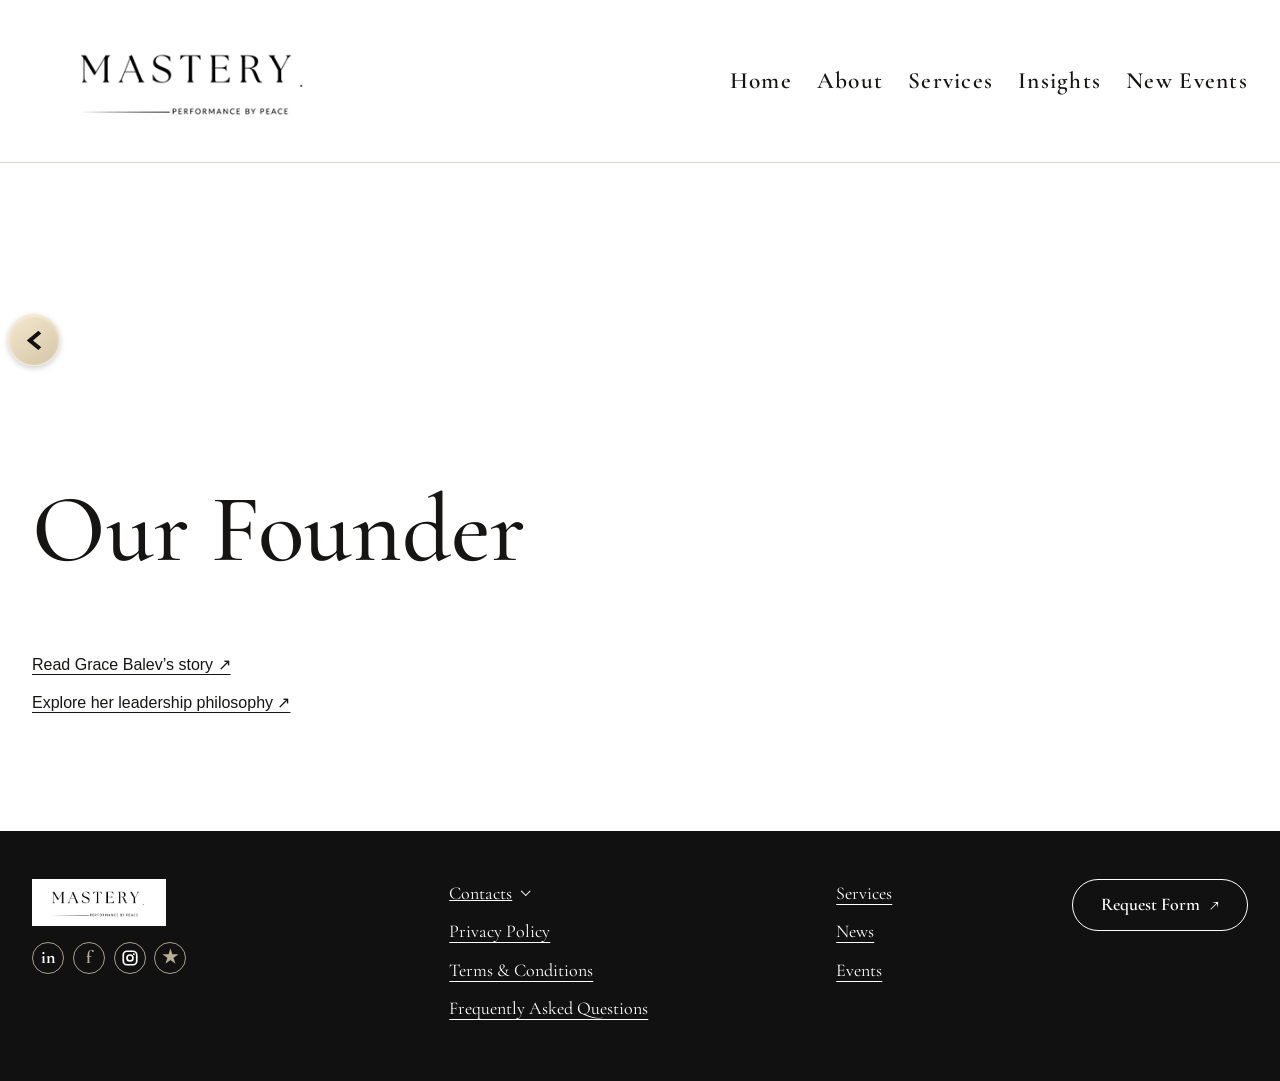
<file: founder.html>
<!doctype html>
<html lang="en">
<head>
  <meta charset="utf-8">
  <meta name="viewport" content="width=device-width, initial-scale=1">
  <link rel="icon" type="image/png" href="assets/favicon.png">
  <link rel="stylesheet" href="style.css?v=cc2b03a">
  <script src="site.js" defer></script>
  <title>Grace Balev | MASTERY.</title>
</head>
<body>
  <a class="skip" href="#main">Skip to content</a>
  <header><div class="header-inner wrap"><a href="index.html" class="brand"><img src="assets/logo.png" width="363" height="127" alt="MASTERY. Performance by Peace"></a><nav aria-label="Main navigation"><a href="index.html">Home</a><a href="about.html">About</a><a href="advisory.html">Services</a><a href="insights.html">Insights</a><a href="events.html">New Events</a></nav></div></header>
  <div class="page-back-row wrap"><a class="page-back" href="index.html" aria-label="Back"></a></div>
  <main id="main"><article class="page wrap"><h1>Our Founder</h1><p><a href="about.html#our-story">Read Grace Balev’s story ↗</a></p><p><a href="advisory.html#leadership-philosophy">Explore her leadership philosophy ↗</a></p></article></main>
  <footer><div class="footer-grid wrap"><div><a href="index.html" class="brand"><img src="assets/logo.png" width="363" height="127" alt="MASTERY. Performance by Peace"></a><div class="socials"><a href="https://www.linkedin.com/in/gracebalev/" aria-label="LinkedIn">in</a><span title="Facebook profile pending" aria-label="Facebook profile pending">f</span><a href="https://www.instagram.com/gracebalev/" aria-label="Instagram"><svg width="18" height="18" viewBox="0 0 24 24" fill="none" aria-hidden="true" focusable="false"><rect x="3" y="3" width="18" height="18" rx="5" stroke="currentColor" stroke-width="2.25"/><circle cx="12" cy="12" r="4" stroke="currentColor" stroke-width="2.25"/><circle cx="17.1" cy="6.9" r="1.2" fill="currentColor"/></svg></a><span title="Trustpilot profile pending" aria-label="Trustpilot profile pending">★</span></div></div><div><details class="footer-contacts"><summary>Contacts</summary><div class="contact-dropdown"><address>Grace Balev<br><a href="mailto:grace@themasterycompany.com">grace@themasterycompany.com</a><br>Passatge de la Concepcio, 11, 201<br>Barcelona, 08008</address></div></details><a href="privacy.html">Privacy Policy</a><a href="terms.html">Terms &amp; Conditions</a><a href="index.html#faq">Frequently Asked Questions</a></div><div><a href="advisory.html">Services</a><a href="insights.html#news">News</a><a href="events.html">Events</a></div><div><a class="button" href="request.html">Request Form <span aria-hidden="true">↗</span></a></div></div></footer>
  
</body>
</html>
</file>
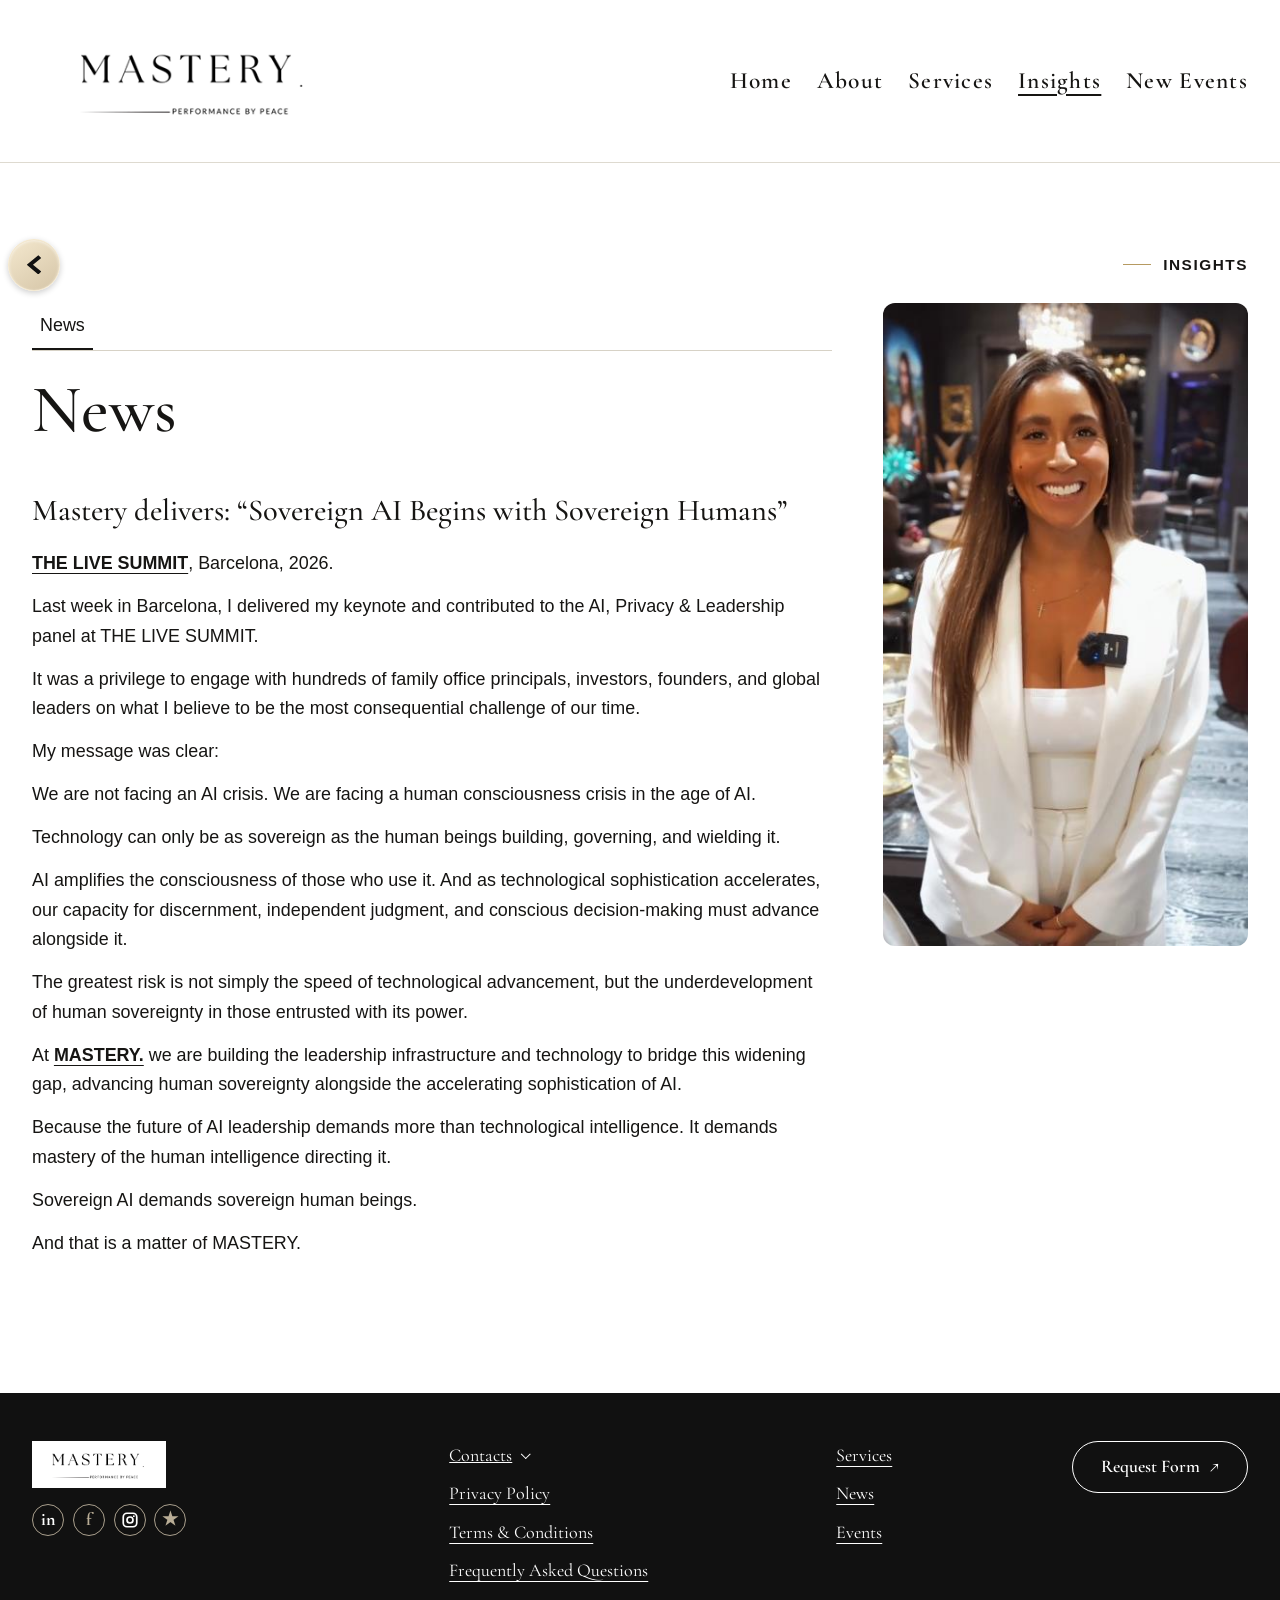
<file: insights.html>
<!doctype html>
<html lang="en">
<head>
  <meta charset="utf-8">
  <meta name="viewport" content="width=device-width, initial-scale=1">
  <link rel="icon" type="image/png" href="assets/favicon.png">
  <link rel="stylesheet" href="style.css?v=cc2b03a">
  <script src="site.js" defer></script>
  <title>Insights | MASTERY.</title>
  <style>
    .insights-layout {
      display: grid;
      grid-template-columns: minmax(0, 1fr) minmax(0, 30%);
      align-items: start;
      gap: clamp(1.5rem, 4vw, 4rem);
    }
    .insights-portrait { width: 100%; height: auto; border-radius: .75rem; }
    @media (max-width: 48rem) {
      .insights-layout { grid-template-columns: minmax(0, 1fr); }
      .insights-portrait { max-width: 378px; }
    }
  </style>
</head>
<body>
  <a class="skip" href="#main">Skip to content</a>
  <header><div class="header-inner wrap"><a href="index.html" class="brand"><img src="assets/logo.png" width="363" height="127" alt="MASTERY. Performance by Peace"></a><nav aria-label="Main navigation"><a href="index.html">Home</a><a href="about.html">About</a><a href="advisory.html">Services</a><a href="insights.html" aria-current="page">Insights</a><a href="events.html">New Events</a></nav></div></header>
  <div class="page-back-row wrap with-page-label page-opening-back"><a class="page-back" href="index.html" aria-label="Back"></a><h1 class="page-opening-label">Insights</h1></div>
  <main id="main"><article class="page wrap page-opening insights-layout"><div class="prose" style="max-width: none"><div class="tabs" aria-label="Insights sections"><a href="#news">News</a></div>
<section id="news" class="tab-panel"><h2 class="page-opening-title">News</h2>
<article>
<h3>Mastery delivers: “Sovereign AI Begins with Sovereign Humans”</h3>
<p><a href="https://www.linkedin.com/company/thelivesummit/"><strong>THE LIVE SUMMIT</strong></a>, Barcelona, 2026.</p>
<p>Last week in Barcelona, I delivered my keynote and contributed to the AI, Privacy &amp; Leadership panel at THE LIVE SUMMIT.</p>
<p>It was a privilege to engage with hundreds of family office principals, investors, founders, and global leaders on what I believe to be the most consequential challenge of our time.</p>
<p>My message was clear:</p>
<p>We are not facing an AI crisis. We are facing a human consciousness crisis in the age of AI.</p>
<p>Technology can only be as sovereign as the human beings building, governing, and wielding it.</p>
<p>AI amplifies the consciousness of those who use it. And as technological sophistication accelerates, our capacity for discernment, independent judgment, and conscious decision-making must advance alongside it.</p>
<p>The greatest risk is not simply the speed of technological advancement, but the underdevelopment of human sovereignty in those entrusted with its power.</p>
<p>At <a href="https://www.linkedin.com/company/themasterycompany/"><strong>MASTERY.</strong></a> we are building the leadership infrastructure and technology to bridge this widening gap, advancing human sovereignty alongside the accelerating sophistication of AI.</p>
<p>Because the future of AI leadership demands more than technological intelligence. It demands mastery of the human intelligence directing it.</p>
<p>Sovereign AI demands sovereign human beings.</p>
<p>And that is a matter of MASTERY.</p>
</article>
</section>
</div>
<img class="insights-portrait" src="assets/gallery/grace-portrait-white.jpg" alt="Grace Balev in a white suit" width="378" height="666">
</article></main>
  <footer><div class="footer-grid wrap"><div><a href="index.html" class="brand"><img src="assets/logo.png" width="363" height="127" alt="MASTERY. Performance by Peace"></a><div class="socials"><a href="https://www.linkedin.com/in/gracebalev/" aria-label="LinkedIn">in</a><span title="Facebook profile pending" aria-label="Facebook profile pending">f</span><a href="https://www.instagram.com/gracebalev/" aria-label="Instagram"><svg width="18" height="18" viewBox="0 0 24 24" fill="none" aria-hidden="true" focusable="false"><rect x="3" y="3" width="18" height="18" rx="5" stroke="currentColor" stroke-width="2.25"/><circle cx="12" cy="12" r="4" stroke="currentColor" stroke-width="2.25"/><circle cx="17.1" cy="6.9" r="1.2" fill="currentColor"/></svg></a><span title="Trustpilot profile pending" aria-label="Trustpilot profile pending">★</span></div></div><div><details class="footer-contacts"><summary>Contacts</summary><div class="contact-dropdown"><address>Grace Balev<br><a href="mailto:grace@themasterycompany.com">grace@themasterycompany.com</a><br>Passatge de la Concepcio, 11, 201<br>Barcelona, 08008</address></div></details><a href="privacy.html">Privacy Policy</a><a href="terms.html">Terms &amp; Conditions</a><a href="index.html#faq">Frequently Asked Questions</a></div><div><a href="advisory.html">Services</a><a href="insights.html#news">News</a><a href="events.html">Events</a></div><div><a class="button" href="request.html">Request Form <span aria-hidden="true">↗</span></a></div></div></footer>
  
</body>
</html>
</file>
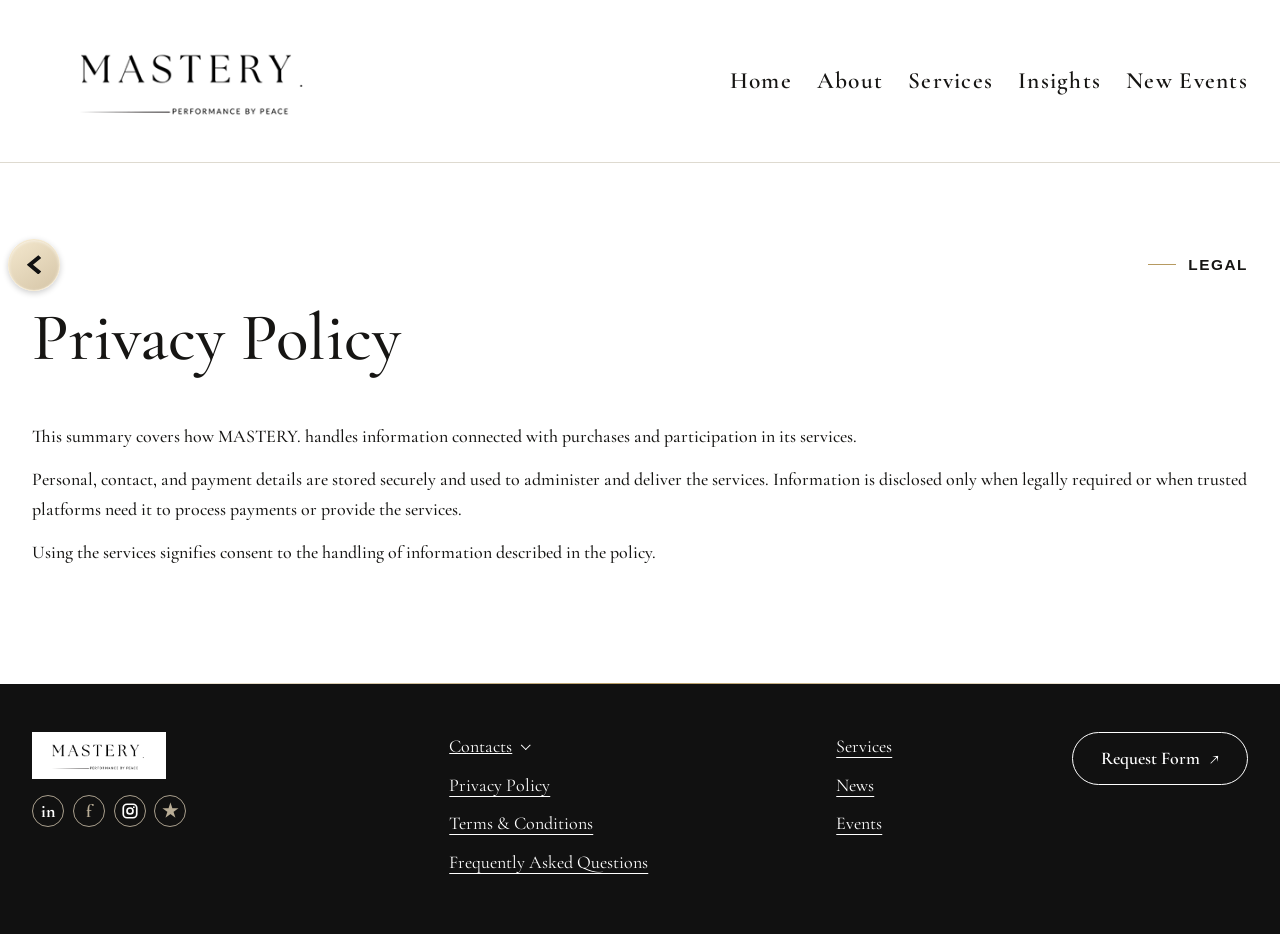
<file: privacy.html>
<!doctype html>
<html lang="en">
<head>
  <meta charset="utf-8">
  <meta name="viewport" content="width=device-width, initial-scale=1">
  <link rel="icon" type="image/png" href="assets/favicon.png">
  <link rel="stylesheet" href="style.css?v=cc2b03a">
  <script src="site.js" defer></script>
  <title>Privacy Policy | MASTERY.</title>
  <style>
    .legal-title { font-size:clamp(2.17rem,5.25vw,4.9rem); }
    @media(max-width:42rem) { .legal-title { font-size:clamp(1.75rem,5.95vw,2.45rem); } }
    .legal-copy { max-width:none; }
    .legal-divider { height:1px; margin-block:0; border:0; background:linear-gradient(90deg,transparent,var(--gold),transparent); }
  </style>
</head>
<body>
  <a class="skip" href="#main">Skip to content</a>
  <header><div class="header-inner wrap"><a href="index.html" class="brand"><img src="assets/logo.png" width="363" height="127" alt="MASTERY. Performance by Peace"></a><nav aria-label="Main navigation"><a href="index.html">Home</a><a href="about.html">About</a><a href="advisory.html">Services</a><a href="insights.html">Insights</a><a href="events.html">New Events</a></nav></div></header>
  <div class="page-back-row wrap with-page-label" style="padding-block-start: clamp(0px, calc(clamp(3.5rem, 8vw, 7rem) - 4cm), 2cm)"><a class="page-back" href="index.html" aria-label="Back"></a><p class="page-opening-label">Legal</p></div>
  <main id="main"><article class="intro wrap legal-opening" style="padding-block-start: max(0px, calc(clamp(3.5rem, 8vw, 7rem) - 6cm))"><h1 class="legal-title" style="max-width:none">Privacy Policy</h1><div class="prose legal-copy">
<p>This summary covers how MASTERY. handles information connected with purchases and participation in its services.</p>
<p>Personal, contact, and payment details are stored securely and used to administer and deliver the services. Information is disclosed only when legally required or when trusted platforms need it to process payments or provide the services.</p>
<p>Using the services signifies consent to the handling of information described in the policy.</p>
</div></article>
  <hr class="legal-divider wrap" aria-hidden="true">
</main>
  <footer><div class="footer-grid wrap"><div><a href="index.html" class="brand"><img src="assets/logo.png" width="363" height="127" alt="MASTERY. Performance by Peace"></a><div class="socials"><a href="https://www.linkedin.com/in/gracebalev/" aria-label="LinkedIn">in</a><span title="Facebook profile pending" aria-label="Facebook profile pending">f</span><a href="https://www.instagram.com/gracebalev/" aria-label="Instagram"><svg width="18" height="18" viewBox="0 0 24 24" fill="none" aria-hidden="true" focusable="false"><rect x="3" y="3" width="18" height="18" rx="5" stroke="currentColor" stroke-width="2.25"/><circle cx="12" cy="12" r="4" stroke="currentColor" stroke-width="2.25"/><circle cx="17.1" cy="6.9" r="1.2" fill="currentColor"/></svg></a><span title="Trustpilot profile pending" aria-label="Trustpilot profile pending">★</span></div></div><div><details class="footer-contacts"><summary>Contacts</summary><div class="contact-dropdown"><address>Grace Balev<br><a href="mailto:grace@themasterycompany.com">grace@themasterycompany.com</a><br>Passatge de la Concepcio, 11, 201<br>Barcelona, 08008</address></div></details><a href="privacy.html">Privacy Policy</a><a href="terms.html">Terms &amp; Conditions</a><a href="index.html#faq">Frequently Asked Questions</a></div><div><a href="advisory.html">Services</a><a href="insights.html#news">News</a><a href="events.html">Events</a></div><div><a class="button" href="request.html">Request Form <span aria-hidden="true">↗</span></a></div></div></footer>
  
</body>
</html>
</file>
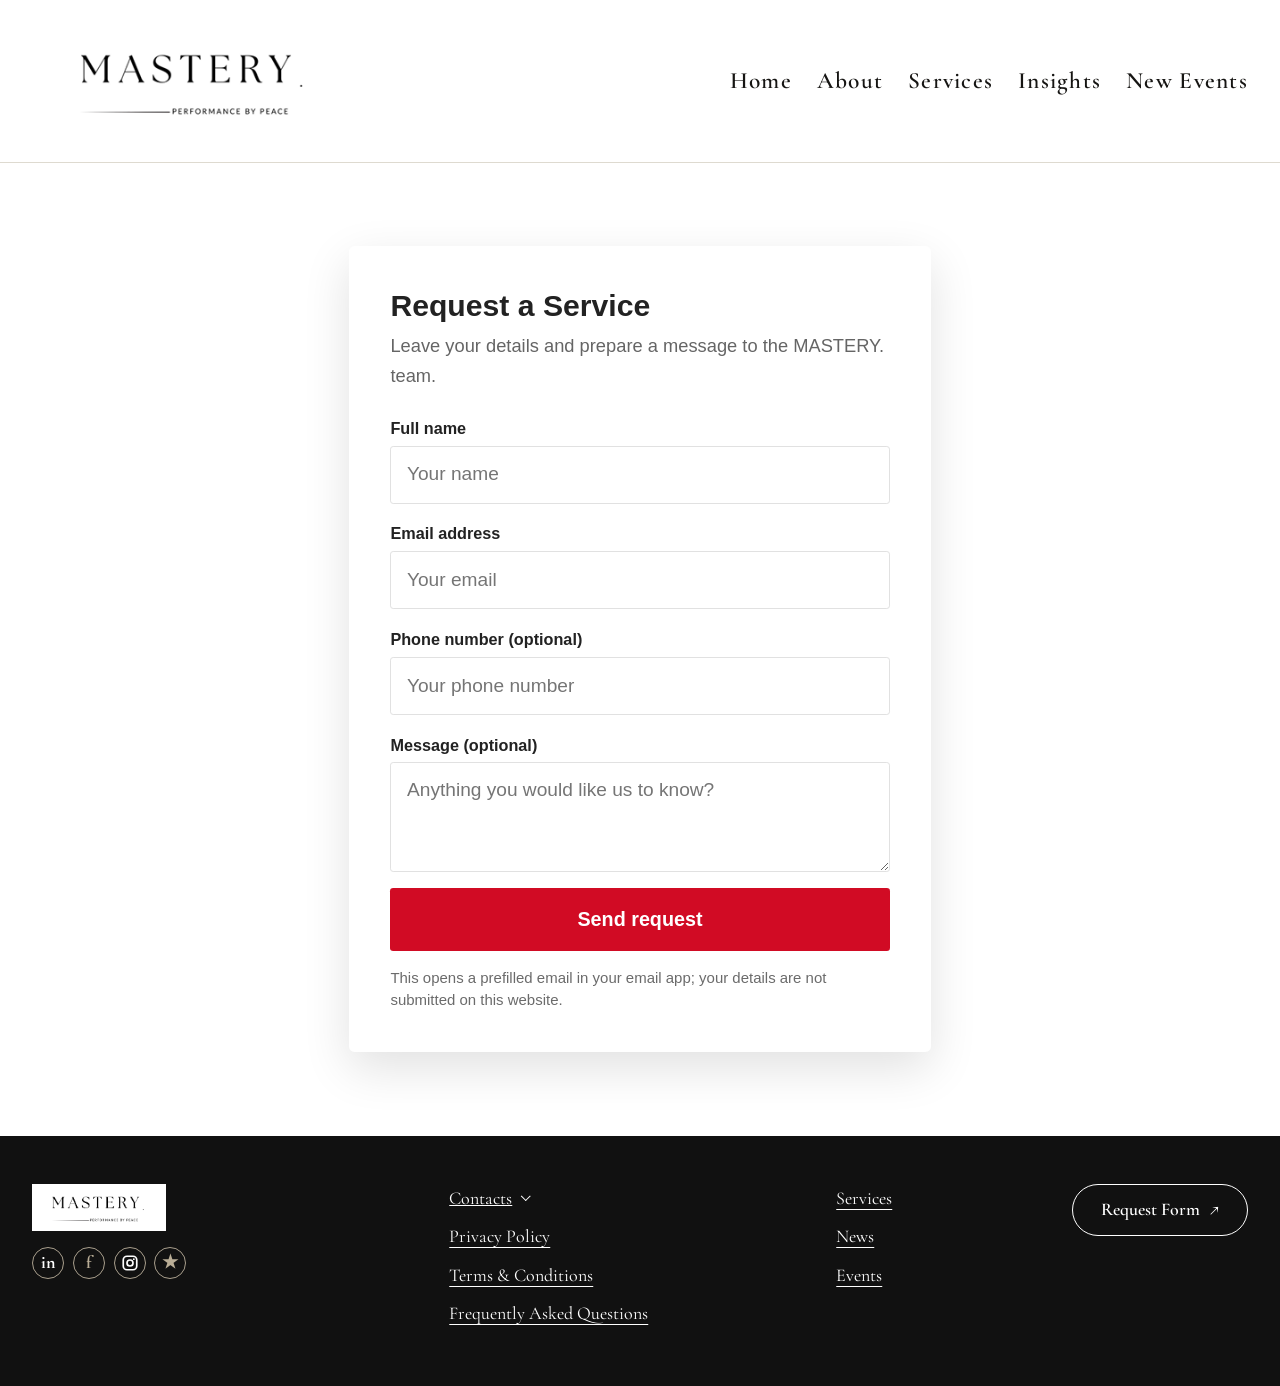
<file: request.html>
<!doctype html>
<html lang="en">
<head>
  <meta charset="utf-8">
  <meta name="viewport" content="width=device-width, initial-scale=1">
  <link rel="icon" type="image/png" href="assets/favicon.png">
  <link rel="stylesheet" href="style.css?v=cc2b03a">
  <script src="site.js" defer></script>
  <title>Request Form | MASTERY.</title>
  <style>
    .request-section {
      min-height: 32rem;
      display: grid;
      place-items: center;
      padding: clamp(2.6rem, 7.8vw, 5.2rem) 1rem;
      background: #fff;
    }
    .request-card {
      width: min(100%, 36.4rem);
      padding: clamp(1.82rem, 5.2vw, 2.6rem);
      border-radius: .35rem;
      background: #fff;
      color: #222;
      box-shadow: 0 1rem 3rem rgb(0 0 0 / 12%);
    }
    .request-card h1 {
      margin-bottom: .4rem;
      font: 700 1.885rem/1.2 var(--sans);
    }
    .request-card > p {
      margin-bottom: 1.495rem;
      color: #656565;
      font-size: 1.144rem;
    }
    .request-form { display:grid; gap:1.04rem; max-width:none; }
    .request-form label { gap:.25rem; font-size:1.014rem; font-weight:600; }
    .request-form input, .request-form textarea {
      min-height: 3.64rem;
      border: 1px solid #e1e1e1;
      border-radius: .2rem;
      padding: .845rem .975rem;
      font: 400 1.196rem/1.4 var(--sans);
      background: #fff;
      color: #222;
    }
    .request-form textarea { min-height:6.5rem; resize:vertical; }
    .request-submit {
      width:100%;
      min-height:3.9rem;
      border:0;
      border-radius:.2rem;
      background:#d10b24;
      color:#fff;
      font:700 1.235rem/1.2 var(--sans);
      cursor:pointer;
    }
    .request-submit:hover { background:#ad071c; color:#fff; }
    .request-form-note { margin:0; color:#6b6b6b; font-size:.936rem; line-height:1.45; }
    @media(max-width:42rem) {
      .request-section { min-height:0; padding-block:2rem; }
      .request-card { padding:1.69rem; }
      .request-form input,.request-form textarea { font-size:1.196rem; }
    }
  </style>
</head>
<body>
  <a class="skip" href="#main">Skip to content</a>
  <header><div class="header-inner wrap"><a href="index.html" class="brand"><img src="assets/logo.png" width="363" height="127" alt="MASTERY. Performance by Peace"></a><nav aria-label="Main navigation"><a href="index.html">Home</a><a href="about.html">About</a><a href="advisory.html">Services</a><a href="insights.html">Insights</a><a href="events.html">New Events</a></nav></div></header>
  <main id="main">
  <section class="request-section" aria-label="Service request form">
    <div class="request-card">
      <h1>Request a Service</h1>
      <p>Leave your details and prepare a message to the MASTERY. team.</p>
      <form class="request-form" action="mailto:grace@themasterycompany.com" method="post" enctype="text/plain">
        <input type="hidden" name="topic" value="Service request — MASTERY.">
        <label>Full name<input name="name" autocomplete="name" placeholder="Your name" required></label>
        <label>Email address<input name="email" type="email" autocomplete="email" placeholder="Your email" required></label>
        <label>Phone number (optional)<input name="phone" type="tel" autocomplete="tel" placeholder="Your phone number"></label>
        <label>Message (optional)<textarea name="message" rows="3" placeholder="Anything you would like us to know?"></textarea></label>
        <button class="request-submit" type="submit">Send request</button>
        <p class="request-form-note">This opens a prefilled email in your email app; your details are not submitted on this website.</p>
      </form>
    </div>
  </section>
</main>
  <footer><div class="footer-grid wrap"><div><a href="index.html" class="brand"><img src="assets/logo.png" width="363" height="127" alt="MASTERY. Performance by Peace"></a><div class="socials"><a href="https://www.linkedin.com/in/gracebalev/" aria-label="LinkedIn">in</a><span title="Facebook profile pending" aria-label="Facebook profile pending">f</span><a href="https://www.instagram.com/gracebalev/" aria-label="Instagram"><svg width="18" height="18" viewBox="0 0 24 24" fill="none" aria-hidden="true" focusable="false"><rect x="3" y="3" width="18" height="18" rx="5" stroke="currentColor" stroke-width="2.25"/><circle cx="12" cy="12" r="4" stroke="currentColor" stroke-width="2.25"/><circle cx="17.1" cy="6.9" r="1.2" fill="currentColor"/></svg></a><span title="Trustpilot profile pending" aria-label="Trustpilot profile pending">★</span></div></div><div><details class="footer-contacts"><summary>Contacts</summary><div class="contact-dropdown"><address>Grace Balev<br><a href="mailto:grace@themasterycompany.com">grace@themasterycompany.com</a><br>Passatge de la Concepcio, 11, 201<br>Barcelona, 08008</address></div></details><a href="privacy.html">Privacy Policy</a><a href="terms.html">Terms &amp; Conditions</a><a href="index.html#faq">Frequently Asked Questions</a></div><div><a href="advisory.html">Services</a><a href="insights.html#news">News</a><a href="events.html">Events</a></div><div><a class="button" href="request.html">Request Form <span aria-hidden="true">↗</span></a></div></div></footer>
  
</body>
</html>
</file>
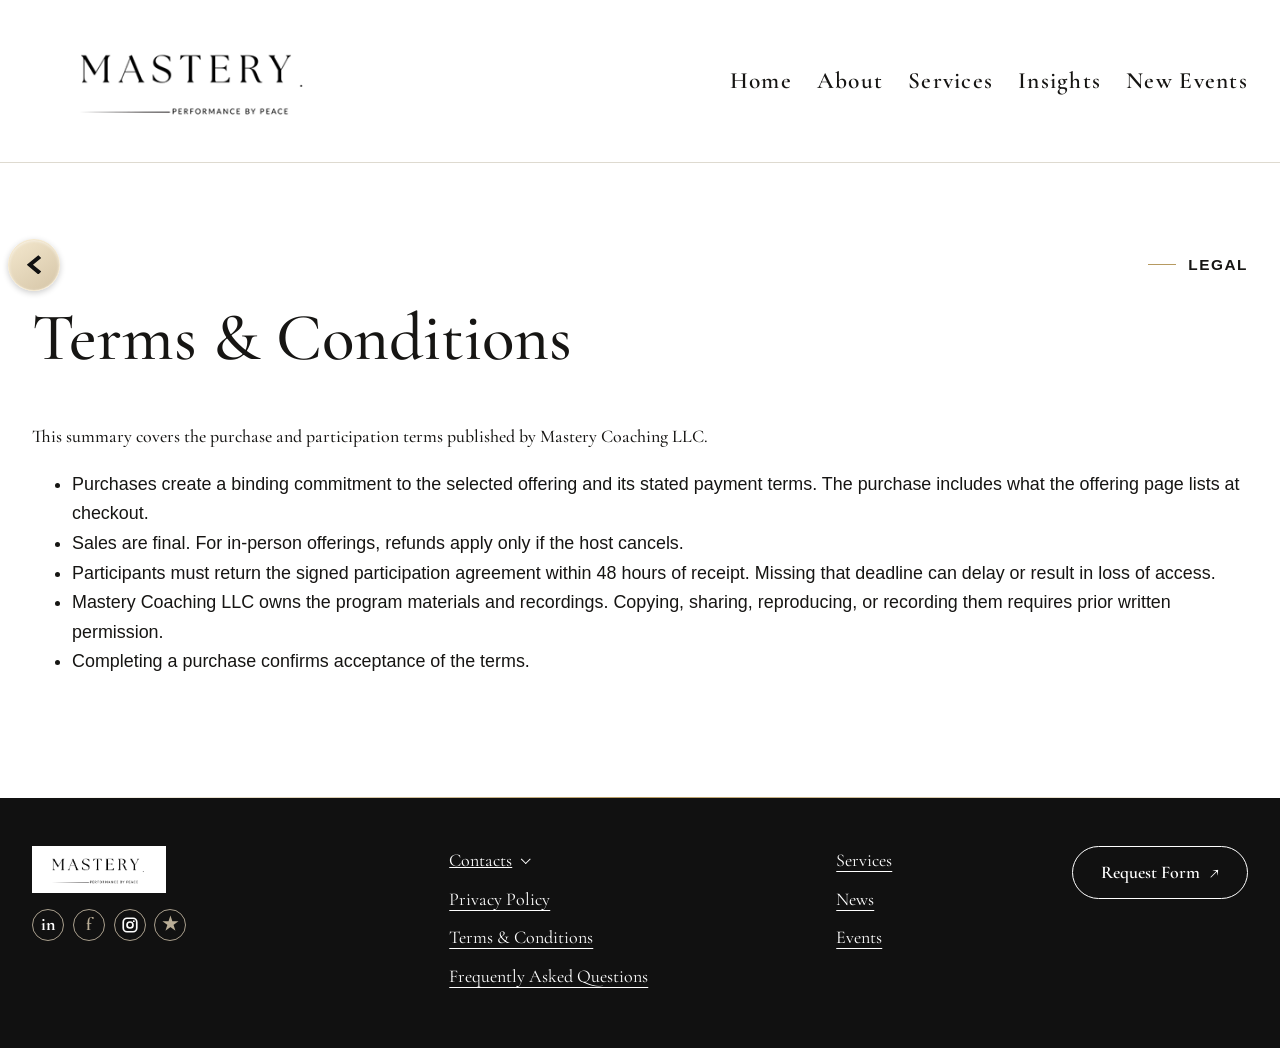
<file: terms.html>
<!doctype html>
<html lang="en">
<head>
  <meta charset="utf-8">
  <meta name="viewport" content="width=device-width, initial-scale=1">
  <link rel="icon" type="image/png" href="assets/favicon.png">
  <link rel="stylesheet" href="style.css?v=cc2b03a">
  <script src="site.js" defer></script>
  <title>Terms &amp; Conditions | MASTERY.</title>
  <style>
    .legal-title { font-size:clamp(2.17rem,5.25vw,4.9rem); }
    @media(max-width:42rem) { .legal-title { font-size:clamp(1.75rem,5.95vw,2.45rem); } }
    .legal-copy { max-width:none; }
    .legal-divider { height:1px; margin-block:0; border:0; background:linear-gradient(90deg,transparent,var(--gold),transparent); }
  </style>
</head>
<body>
  <a class="skip" href="#main">Skip to content</a>
  <header><div class="header-inner wrap"><a href="index.html" class="brand"><img src="assets/logo.png" width="363" height="127" alt="MASTERY. Performance by Peace"></a><nav aria-label="Main navigation"><a href="index.html">Home</a><a href="about.html">About</a><a href="advisory.html">Services</a><a href="insights.html">Insights</a><a href="events.html">New Events</a></nav></div></header>
  <div class="page-back-row wrap with-page-label" style="padding-block-start: clamp(0px, calc(clamp(3.5rem, 8vw, 7rem) - 4cm), 2cm)"><a class="page-back" href="index.html" aria-label="Back"></a><p class="page-opening-label">Legal</p></div>
  <main id="main"><article class="intro wrap legal-opening" style="padding-block-start: max(0px, calc(clamp(3.5rem, 8vw, 7rem) - 6cm))"><h1 class="legal-title" style="max-width:none">Terms &amp; Conditions</h1><div class="prose legal-copy">
<p>This summary covers the purchase and participation terms published by Mastery Coaching LLC.</p>
<ul>
<li>Purchases create a binding commitment to the selected offering and its stated payment terms. The purchase includes what the offering page lists at checkout.</li>
<li>Sales are final. For in-person offerings, refunds apply only if the host cancels.</li>
<li>Participants must return the signed participation agreement within 48 hours of receipt. Missing that deadline can delay or result in loss of access.</li>
<li>Mastery Coaching LLC owns the program materials and recordings. Copying, sharing, reproducing, or recording them requires prior written permission.</li>
<li>Completing a purchase confirms acceptance of the terms.</li>
</ul>
</div></article>
  <hr class="legal-divider wrap" aria-hidden="true">
</main>
  <footer><div class="footer-grid wrap"><div><a href="index.html" class="brand"><img src="assets/logo.png" width="363" height="127" alt="MASTERY. Performance by Peace"></a><div class="socials"><a href="https://www.linkedin.com/in/gracebalev/" aria-label="LinkedIn">in</a><span title="Facebook profile pending" aria-label="Facebook profile pending">f</span><a href="https://www.instagram.com/gracebalev/" aria-label="Instagram"><svg width="18" height="18" viewBox="0 0 24 24" fill="none" aria-hidden="true" focusable="false"><rect x="3" y="3" width="18" height="18" rx="5" stroke="currentColor" stroke-width="2.25"/><circle cx="12" cy="12" r="4" stroke="currentColor" stroke-width="2.25"/><circle cx="17.1" cy="6.9" r="1.2" fill="currentColor"/></svg></a><span title="Trustpilot profile pending" aria-label="Trustpilot profile pending">★</span></div></div><div><details class="footer-contacts"><summary>Contacts</summary><div class="contact-dropdown"><address>Grace Balev<br><a href="mailto:grace@themasterycompany.com">grace@themasterycompany.com</a><br>Passatge de la Concepcio, 11, 201<br>Barcelona, 08008</address></div></details><a href="privacy.html">Privacy Policy</a><a href="terms.html">Terms &amp; Conditions</a><a href="index.html#faq">Frequently Asked Questions</a></div><div><a href="advisory.html">Services</a><a href="insights.html#news">News</a><a href="events.html">Events</a></div><div><a class="button" href="request.html">Request Form <span aria-hidden="true">↗</span></a></div></div></footer>
  
</body>
</html>
</file>
<file: style.css>
@import url("https://fonts.googleapis.com/css2?family=Cormorant+Garamond:wght@400;500;600;700&display=swap");

:root{--ink:#161513;--paper:#fff;--wash:#f4f2ed;--gold:#b69a61;--serif:"Cormorant Garamond",Georgia,serif;--sans:"Avenir Next",Avenir,"Century Gothic",Arial,sans-serif}
*{box-sizing:border-box}
body{margin:0;background:var(--paper);color:var(--ink);font:400 1rem/1.65 var(--sans)}
img{display:block;max-width:100%;height:auto}
a{color:inherit;text-underline-offset:.25em}
a:hover{color:#765c2c}
:focus-visible{outline:2px solid #9c7430;outline-offset:5px}
h1,h2,h3,p{margin:0 0 .75em}
h1,h2,h3,.prose .lead{font-family:var(--serif);font-weight:500;line-height:1.03}
h1{font-size:clamp(3.1rem,7.5vw,7rem);max-width:17ch}
h2{font-size:clamp(2.6rem,6vw,5rem)}
h3{font-size:1.9rem}
.wrap{width:min(100% - 3rem, 76rem);margin-inline:auto}
.skip{position:absolute;top:.5rem;left:1rem;background:white;padding:.5rem;transform:translateY(-160%);z-index:2}
.skip:focus{transform:none}
header{font-family:var(--serif);border-bottom:1px solid #dedad0}
.header-inner{display:flex;justify-content:space-between;align-items:center;gap:1.5rem;min-height:10.14rem}
.brand{display:inline-block;width:12rem;max-width:100%}
.header-inner .brand{width:20.28rem;flex-shrink:0}
nav{display:flex;flex-wrap:wrap;gap:.4rem 1.55rem}
nav a{text-decoration:none;font-size:1.4625rem;font-weight:600;letter-spacing:.055em}
nav a[aria-current=page]{text-decoration:underline}
.hero{background:#0b0a09;color:white}
.hero-inner{padding-block:clamp(5rem,12vw,11rem)}
.hero h1{margin-bottom:1.65rem;font-size:clamp(3.2rem,8.8vw,8rem);letter-spacing:-.025em}
.hero p{margin:0;color:#e2d3b2;font-size:clamp(1.05rem,2vw,1.45rem)}
.intro,.section,.page{padding-block:clamp(3.5rem,8vw,7rem)}
.prose{max-width:47rem;font-size:1.12rem}
.intro .prose{margin-inline:auto}
.intro .prose > p,.faq summary{font-family:var(--serif);font-weight:500}
.intro .prose > p strong{font-weight:700}
.prose .lead{font-size:clamp(2rem,4vw,3.25rem);line-height:1.12}
.eyebrow{font-weight:600;letter-spacing:.1em;text-transform:uppercase;font-size:.8rem}
.wash{background:var(--wash)}
.opinions,.clients,.team{display:grid;gap:1rem}
.opinions{grid-template-columns:repeat(5,minmax(0,1fr))}
.opinions article{background:#12110f;color:white;border-radius:2rem;padding:1.5rem;min-height:12rem}
.opinions p{color:#dacfb8;font-size:.9rem}
.clients{grid-template-columns:repeat(5,minmax(0,1fr))}
.clients div{display:grid;place-items:center;text-align:center;background:var(--wash);border-radius:2rem;min-height:7rem;padding:1rem;font-weight:600}
.note{font-size:.9rem;margin-top:1.25rem}
.team{grid-template-columns:repeat(3,minmax(0,1fr))}
.team article{display:flex;flex-direction:column;background:white;padding:1.2rem;border-radius:1.5rem;min-width:0}
.team article a{align-self:end;margin-top:auto}
.team img,.portrait{width:100%;aspect-ratio:4/3;object-fit:cover;object-position:center 32%;filter:grayscale(1);border-radius:.35rem 2rem .35rem .35rem;margin-bottom:1rem;background:#e6e2d9}
.team h3{margin-bottom:.2em}
.pending p{color:#625b51}
details{border-top:1px solid #d7d2c6;padding:1rem 0}
details:last-child{border-bottom:1px solid #d7d2c6}
summary{cursor:pointer;font-weight:600}
.faq summary{font-size:1.12rem;display:flex;align-items:center;justify-content:space-between;gap:1rem;list-style:none}
.faq summary::-webkit-details-marker{display:none}
.faq summary::after{content:"+";font-size:1.25rem;line-height:1;margin-inline-end:2cm}
.faq details[open]>summary::after{content:"−"}
details p{margin:.75rem 0 0}
footer{font-family:var(--serif);font-size:1.125rem;background:#111;color:#fff;padding:3rem 0}
.footer-grid{display:grid;grid-template-columns:1.3fr 1.2fr .7fr auto;gap:1.5rem}
.footer-grid>div>a{display:block;width:fit-content;margin-bottom:.55rem}
.footer-grid .brand{width:8.4rem;background:white}
.socials{display:flex;gap:.55rem;margin-top:1rem}
.socials a,.socials span{display:grid;place-items:center;border:1px solid #a99f8d;width:2rem;height:2rem;border-radius:50%;text-decoration:none;font-weight:700}
.socials span{color:#b9ad96}
.button{display:inline-flex;gap:.6rem;align-items:center;justify-content:center;text-align:center;border:1px solid currentColor;border-radius:2rem;padding:.4rem .65rem;text-decoration:none;font-family:inherit;font-weight:600;cursor:pointer}
.dark{background:#151412;color:white;border-color:#151412}
.button:hover{background:#d9c69f;color:#151412}
.gallery{position:relative;background:#191714;color:white}
.gallery-controls{position:absolute;inset:0;width:auto;display:flex;align-items:center;justify-content:space-between;padding-inline:clamp(.65rem,2.5vw,2.25rem);pointer-events:none;z-index:1}
.gallery button{display:grid;place-items:center;pointer-events:auto;width:3.25rem;aspect-ratio:1;padding:0;border:1px solid #f4e8ce;border-radius:50%;background:linear-gradient(145deg,#f4e8ce,#d5c5a7);box-shadow:inset 0 1px 3px #fff9,0 2px 6px #0003;cursor:pointer;font-size:0}
.gallery button::before{content:"";width:24%;height:46.667%;filter:drop-shadow(0 0 2px #fff);background:url("data:image/svg+xml,%3Csvg%20xmlns%3D%22http%3A%2F%2Fwww.w3.org%2F2000%2Fsvg%22%20viewBox%3D%220%200%2036%2056%22%20preserveAspectRatio%3D%22none%22%3E%3Cpath%20d%3D%22M7%206%20L29%2028%20L7%2050%22%20fill%3D%22none%22%20stroke%3D%22%23080808%22%20stroke-width%3D%2211%22%20stroke-linecap%3D%22round%22%20stroke-linejoin%3D%22round%22%2F%3E%3C%2Fsvg%3E") center/100% 100% no-repeat}
.gallery button[data-slide="-1"]::before{transform:scaleX(-1)}
.photo-track{display:flex;gap:.75rem;overflow-x:auto;scroll-snap-type:x mandatory;scrollbar-width:none}
.photo-track::-webkit-scrollbar{display:none}
.photo-track img{flex:0 0 auto;width:min(100%,480px);height:auto;aspect-ratio:3/2;object-fit:cover;scroll-snap-align:start;background:#302c25}
.founder{width:min(100%,26rem);margin-bottom:2rem}
.tabs{display:flex;gap:1rem;border-bottom:1px solid #d7d2c6;margin-bottom:1.5rem}
.tabs a{padding:.5rem;text-decoration:none}
.tabs a[aria-current=true]{border-bottom:2px solid var(--ink)}
.tab-panel{scroll-margin-top:1rem;margin-bottom:2rem}
form{display:grid;gap:1rem;max-width:34rem}
label{display:grid;gap:.25rem;font-weight:600}
input,select,textarea{width:100%;border:1px solid #aca698;padding:.6rem .7rem;font:inherit;background:white;color:inherit}
form button{justify-self:start}
@media(max-width:62rem){.opinions,.clients{grid-template-columns:repeat(3,minmax(0,1fr))}}

address{font-style:normal;margin-bottom:1rem;overflow-wrap:anywhere}
.footer-grid address{font-size:1rem;color:#e2d3b2}
#our-story .eyebrow,#our-story h2:not(:first-child){margin-top:2rem}
.logo-placeholders span{font-size:2rem;line-height:1;color:#76664a}
.wash .logo-placeholders div{background:white}

.event-card{padding:clamp(1.5rem,4vw,3rem);background:var(--wash);border-radius:1.5rem}
.event-card h2,.event-booking h2{font-size:clamp(2.4rem,5vw,4rem)}
.event-booking{margin-top:3rem;scroll-margin-top:1.5rem}

.footer-contacts{border:0;padding:0;margin-bottom:.55rem}
.footer-contacts summary{width:fit-content;list-style:none;text-decoration:underline;font-weight:inherit}
.footer-contacts summary::-webkit-details-marker{display:none}
.footer-contacts summary::after{content:"";display:inline-block;width:.36em;height:.36em;margin-inline-start:.55em;border:solid currentColor;border-width:0 1px 1px 0;transform:translateY(-.18em) rotate(45deg)}
.footer-contacts[open] summary::after{transform:rotate(225deg)}
.contact-dropdown{margin-top:.6rem;padding:.65rem .8rem;border:1px solid #51483c;border-radius:.5rem;background:#211e19}
.footer-contacts .contact-dropdown address{margin:0}

.page-back-row{padding-block:2cm .75rem}
.page-back-row .page-back{margin-block-start:2cm;margin-inline-start:clamp(-4cm, calc((100% - 100vw) / 2 + .5rem), 0px)}
.page-back{display:grid;place-items:center;width:3.25rem;aspect-ratio:1;border:1px solid #f4e8ce;border-radius:50%;background:linear-gradient(145deg,#f4e8ce,#d5c5a7);box-shadow:inset 0 1px 3px #fff9,0 2px 6px #0003;color:#111}
.page-back:hover{background:#f8eedb;color:#111}
.page-back::before{content:"";width:29%;aspect-ratio:3/4;background:currentColor;clip-path:polygon(80% 0,0 50%,80% 100%,100% 85%,43% 50%,100% 15%)}

.photo-track .gallery-summit{object-view-box:inset(0 5.6%)}
.photo-track .gallery-portrait{object-fit:contain;background:#191714}

/* Shared text button size, including the footer link and event disclosure. */
.button,.footer-grid>div>a.button,.event-booking-toggle>summary.button{
  display:inline-flex;
  inline-size:11rem;
  max-inline-size:100%;
  min-width:0;
  block-size:3.275rem;
  min-height:0;
  font-size:1.12rem;
  line-height:1.2;
}

@media (max-width: 54rem) {
  .header-inner{flex-direction:column;gap:.5rem;min-height:0;padding-block:.75rem}
  .header-inner .brand{width:15.6rem}
  .header-inner nav{justify-content:center;gap:.15rem .75rem}
  .header-inner nav a{display:flex;align-items:center;min-height:44px;font-size:1.15rem}
  .footer-grid{grid-template-columns:repeat(2,minmax(0,1fr))}
  .footer-grid > div{min-width:0}
}

@media (max-width: 42rem) {
  .wrap{width:calc(100% - 2rem)}
  .hero-inner{padding-block:3.5rem}
  .hero h1{font-size:clamp(2.2rem,8.8vw,3.6rem)}
  .intro,.section,.page{padding-block:2.75rem}
  h1{font-size:clamp(2.5rem,8.5vw,3.5rem)}
  h2{font-size:clamp(2.25rem,7.5vw,3rem)}
  h1,h2,h3{overflow-wrap:anywhere}
  .prose,.faq summary{font-size:1.0625rem}
  .opinions,.clients,.team{grid-template-columns:repeat(2,minmax(0,1fr))}
  .opinions article,.team article{padding:1rem}
  .faq summary::after{margin-inline-end:.5rem}
  .page-back-row{padding-block:1rem .25rem}
  .footer-contacts summary{display:flex;align-items:center;min-height:44px}
  .footer-grid>div>a:not(.brand){min-height:44px;align-content:center}
  .socials{flex-wrap:wrap}
  .socials a,.socials span{width:44px;height:44px}
  form{grid-template-columns:minmax(0,1fr)}
  input,select,textarea{min-height:44px;font-size:1rem}
}

@media (max-width: 26rem) {
  .opinions,.team,.footer-grid{grid-template-columns:1fr}
}

.page-opening-back{padding-block-start:clamp(0px,calc(clamp(3.5rem,8vw,7rem) - 4cm),2cm)}
.page-opening{padding-block-start:max(0px,calc(clamp(3.5rem,8vw,7rem) - 6cm))}
.page-opening-label{display:flex;align-items:center;gap:.75rem;font:600 .96rem/1.65 var(--sans);letter-spacing:.1em;text-transform:uppercase}
.page-opening-label::before{content:"";width:1.75rem;height:1px;background:var(--gold)}
.page-opening-title{max-width:none;font-size:clamp(2.17rem,5.25vw,4.9rem)}
@media (max-width:42rem){.page-opening-title{font-size:clamp(1.75rem,5.95vw,2.45rem)}}

.page-back-row.with-page-label{display:flex;align-items:center;justify-content:space-between;gap:.75rem}
.with-page-label .page-back{flex-shrink:0}
.with-page-label .page-opening-label{margin:2cm 0 0;white-space:nowrap}
</file>
